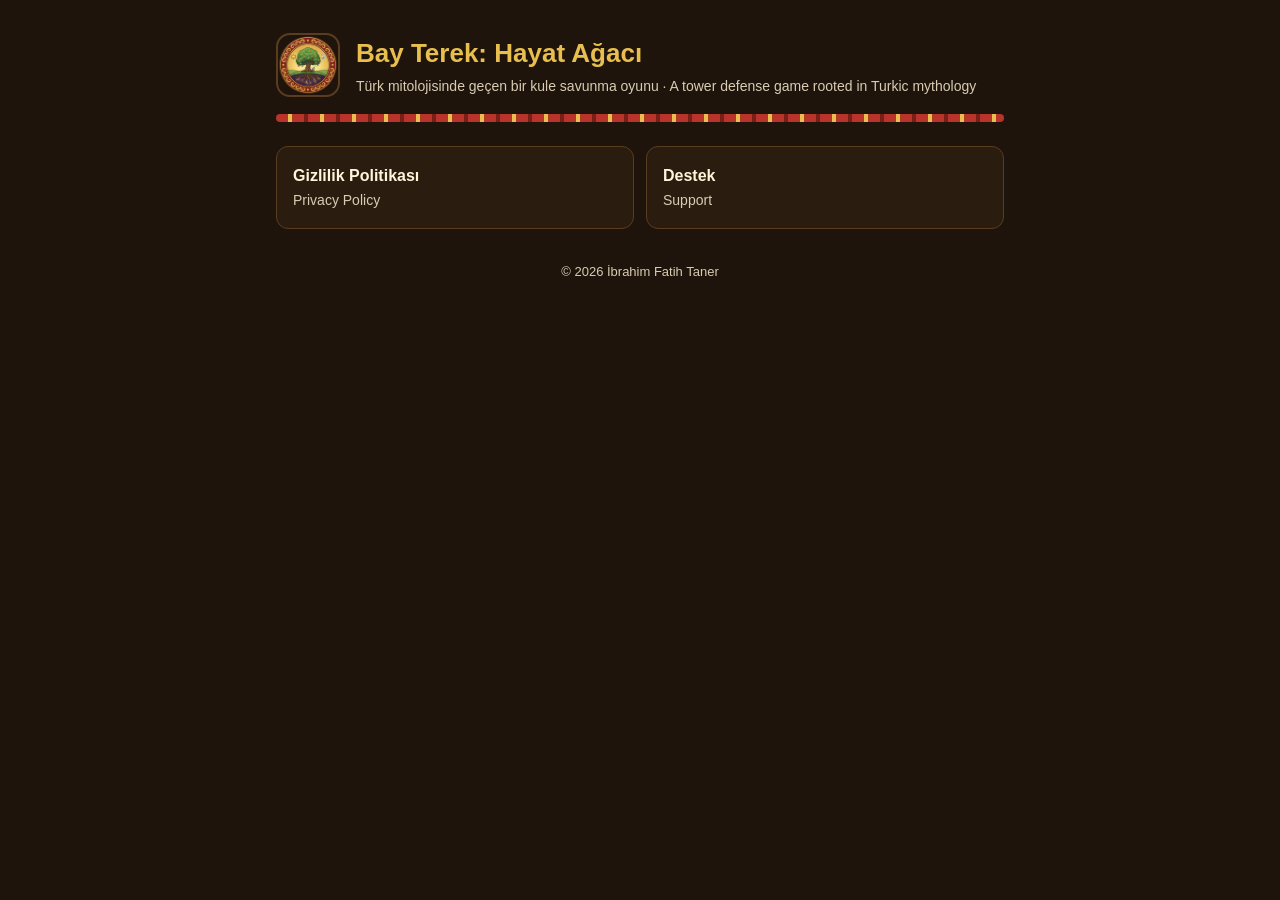
<file: index.html>
<!doctype html>
<html lang="tr">
<head>
<meta charset="utf-8">
<meta name="viewport" content="width=device-width, initial-scale=1">
<title>Bay Terek: Hayat Ağacı</title>
<link rel="icon" href="icon.png">
<link rel="stylesheet" href="style.css">
</head>
<body>
<div class="wrap">
  <header>
    <img src="icon.png" alt="Bay Terek">
    <div>
      <h1>Bay Terek: Hayat Ağacı</h1>
      <p>Türk mitolojisinde geçen bir kule savunma oyunu · A tower defense game rooted in Turkic mythology</p>
    </div>
  </header>
  <div class="kilim"></div>
  <div class="links">
    <a href="privacy.html">Gizlilik Politikası<span>Privacy Policy</span></a>
    <a href="support.html">Destek<span>Support</span></a>
  </div>
  <footer>© 2026 İbrahim Fatih Taner</footer>
</div>
</body>
</html>
</file>
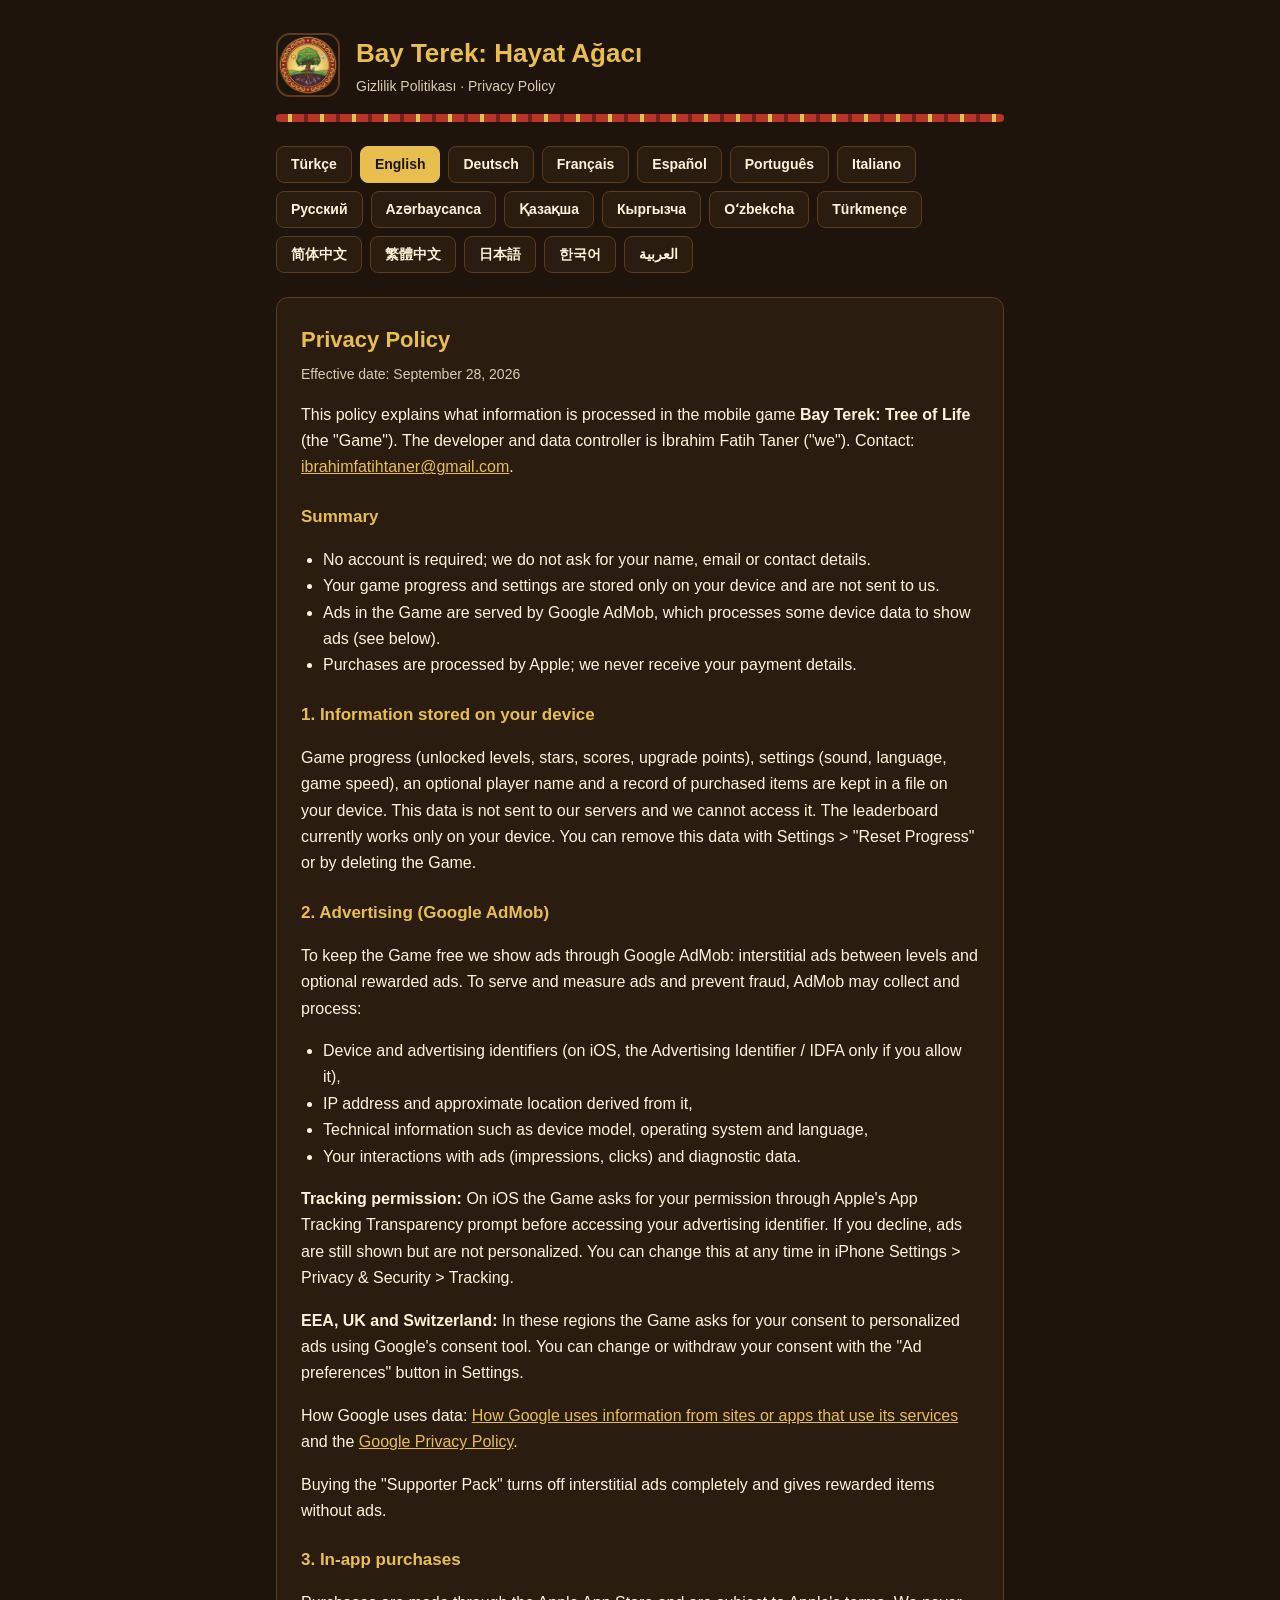
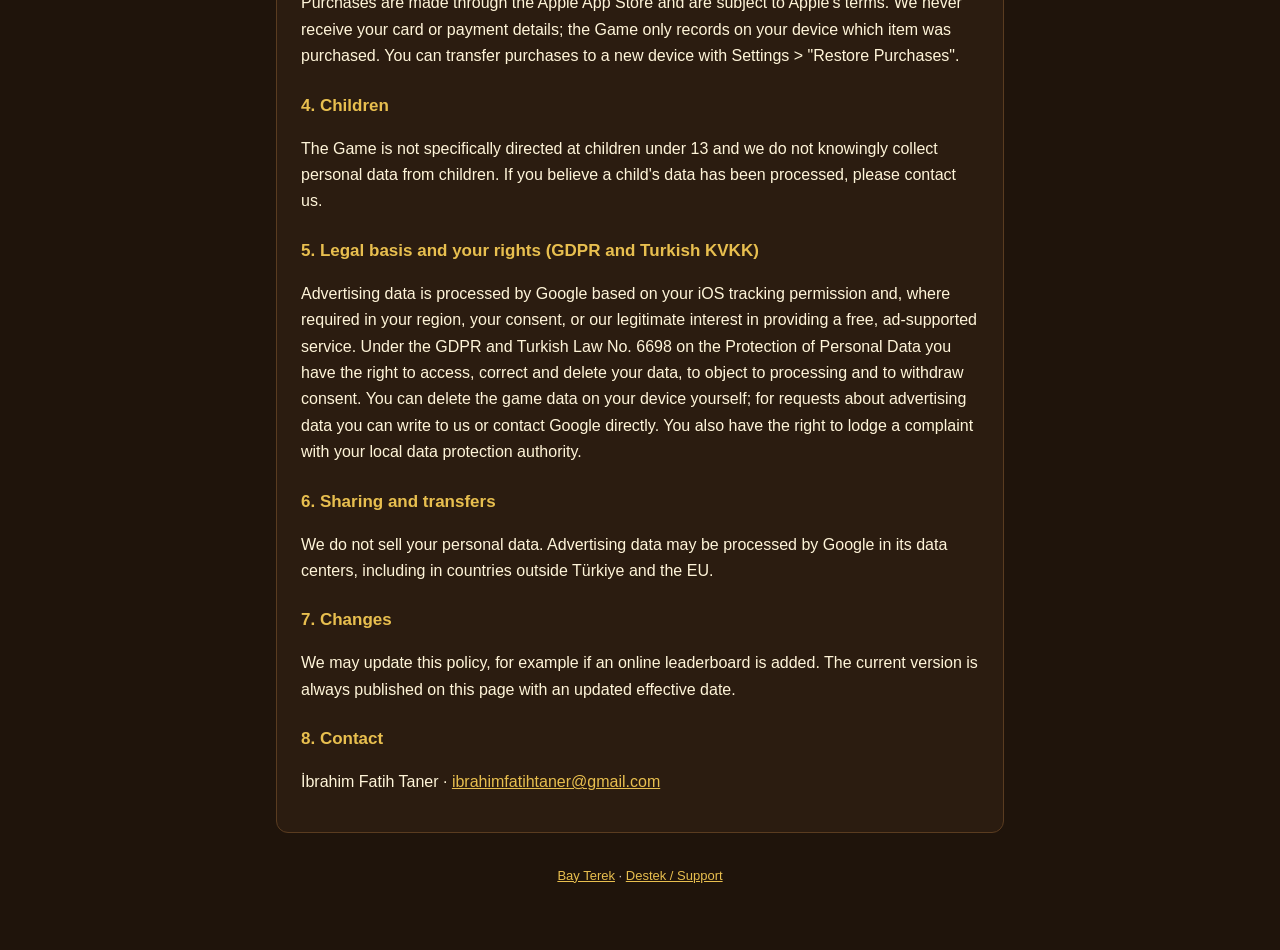
<file: privacy.html>
<!doctype html>
<html lang="tr">
<head>
<meta charset="utf-8">
<meta name="viewport" content="width=device-width, initial-scale=1">
<title>Bay Terek – Gizlilik Politikası / Privacy Policy</title>
<link rel="icon" href="icon.png">
<link rel="stylesheet" href="style.css">
</head>
<body>
<div class="wrap">
  <header>
    <img src="icon.png" alt="Bay Terek">
    <div>
      <h1>Bay Terek: Hayat Ağacı</h1>
      <p>Gizlilik Politikası · Privacy Policy</p>
    </div>
  </header>
  <div class="kilim"></div>
  <nav class="lang"><a href="#tr" lang="tr">Türkçe</a><a href="#en" lang="en">English</a><a href="#de" lang="de">Deutsch</a><a href="#fr" lang="fr">Français</a><a href="#es" lang="es">Español</a><a href="#pt_BR" lang="pt-BR">Português</a><a href="#it" lang="it">Italiano</a><a href="#ru" lang="ru">Русский</a><a href="#az" lang="az">Azərbaycanca</a><a href="#kk" lang="kk">Қазақша</a><a href="#ky" lang="ky">Кыргызча</a><a href="#uz" lang="uz">Oʻzbekcha</a><a href="#tk" lang="tk">Türkmençe</a><a href="#zh_CN" lang="zh-Hans">简体中文</a><a href="#zh_TW" lang="zh-Hant">繁體中文</a><a href="#ja" lang="ja">日本語</a><a href="#ko" lang="ko">한국어</a><a href="#ar" lang="ar">العربية</a></nav>

  <section id="tr" lang="tr">
    <h2>Gizlilik Politikası</h2>
    <p class="meta">Yürürlük tarihi: 28 Eylül 2026</p>

    <p>Bu politika, <strong>Bay Terek: Hayat Ağacı</strong> mobil oyununda ("Oyun") hangi bilgilerin işlendiğini açıklar.
    Oyunun geliştiricisi ve veri sorumlusu İbrahim Fatih Taner'dir ("biz"). İletişim:
    <a href="mailto:ibrahimfatihtaner@gmail.com">ibrahimfatihtaner@gmail.com</a>.</p>

    <h3>Kısaca</h3>
    <ul>
      <li>Hesap açmanız gerekmez; adınızı, e-postanızı ya da iletişim bilgilerinizi istemeyiz.</li>
      <li>Oyun ilerlemeniz ve ayarlarınız yalnızca cihazınızda saklanır; bize gönderilmez.</li>
      <li>Oyunda reklamlar Google AdMob tarafından gösterilir. AdMob, reklam gösterebilmek için bazı cihaz verilerini işler (aşağıda).</li>
      <li>Satın almalar Apple tarafından işlenir; ödeme bilgileriniz bize ulaşmaz.</li>
    </ul>

    <h3>1. Cihazınızda saklanan bilgiler</h3>
    <p>Oyun ilerlemesi (açılan bölümler, yıldızlar, skorlar, gelişim puanları), ayarlar (ses, dil, oyun hızı),
    isteğe bağlı olarak girdiğiniz oyuncu adı ve satın alınan ürünlerin kaydı cihazınızdaki bir dosyada tutulur.
    Bu bilgiler sunucularımıza gönderilmez ve biz bunlara erişemeyiz. Skor tablosu şu an yalnızca cihazınızda çalışır.
    Bu bilgileri Ayarlar &gt; "İlerlemeyi Sıfırla" ile ya da oyunu silerek kaldırabilirsiniz.</p>

    <h3>2. Reklamlar (Google AdMob)</h3>
    <p>Oyunun ücretsiz kalabilmesi için Google'ın AdMob hizmetiyle reklam gösteriyoruz: bölüm aralarında geçiş reklamları ve
    isteğe bağlı olarak izleyebileceğiniz ödüllü reklamlar. AdMob, reklamları göstermek, ölçmek ve dolandırıcılığı önlemek için
    şu verileri toplayabilir ve işleyebilir:</p>
    <ul>
      <li>Cihaz ve reklam tanımlayıcıları (iOS'ta yalnızca izin verirseniz Reklam Kimliği / IDFA),</li>
      <li>IP adresi ve buna dayalı yaklaşık konum,</li>
      <li>Cihaz modeli, işletim sistemi, dil gibi teknik bilgiler,</li>
      <li>Reklamlarla etkileşimleriniz (gösterim, tıklama) ve tanılama verileri.</li>
    </ul>
    <p><strong>Takip izni:</strong> iOS'ta Oyun, reklam kimliğinize erişmeden önce Apple'ın "Uygulama Takip Şeffaflığı" penceresiyle izninizi ister.
    İzin vermezseniz reklamlar yine gösterilir ancak kişiselleştirilmez. Bu tercihi istediğiniz zaman iPhone Ayarlar &gt; Gizlilik ve Güvenlik &gt; Takip
    bölümünden değiştirebilirsiniz.</p>
    <p><strong>Avrupa Ekonomik Alanı, Birleşik Krallık ve İsviçre:</strong> Bu bölgelerde Oyun, Google'ın onay aracıyla kişiselleştirilmiş reklamlar için
    onayınızı ister. Onayınızı Ayarlar içindeki "Reklam tercihleri" düğmesiyle değiştirebilir ya da geri çekebilirsiniz.</p>
    <p>Google'ın verileri nasıl kullandığı hakkında:
    <a href="https://policies.google.com/technologies/partner-sites">Google iş ortağı sitelerinde veri kullanımı</a> ve
    <a href="https://policies.google.com/privacy">Google Gizlilik Politikası</a>.</p>
    <p>"Destekçi Paketi"ni satın aldığınızda geçiş reklamları tamamen kapanır ve ödüllü içerikler reklamsız verilir.</p>

    <h3>3. Uygulama içi satın almalar</h3>
    <p>Satın almalar Apple App Store üzerinden yapılır ve Apple'ın koşullarına tabidir. Kart ve ödeme bilgileriniz bize ulaşmaz;
    Oyun yalnızca hangi ürünün satın alındığını cihazınızda kaydeder. Satın almalarınızı Ayarlar &gt; "Satın Alımları Geri Yükle" ile
    yeni bir cihaza aktarabilirsiniz.</p>

    <h3>4. Çocuklar</h3>
    <p>Oyun 13 yaşından küçük çocuklara özel olarak yönelik değildir ve bilerek çocuklardan kişisel veri toplamayız.
    Bir çocuğun verilerinin işlendiğini düşünüyorsanız bizimle iletişime geçin.</p>

    <h3>5. Hukuki dayanak ve haklarınız (KVKK ve GDPR)</h3>
    <p>Reklam verileri, iOS takip izniniz ve bulunduğunuz bölgede gerekli olduğunda açık rızanız ya da reklamla finanse edilen ücretsiz
    bir hizmet sunmaktaki meşru menfaatimiz kapsamında Google tarafından işlenir. 6698 sayılı Kişisel Verilerin Korunması Kanunu ve
    Genel Veri Koruma Tüzüğü kapsamında verilerinize erişme, düzeltme, silme, işlemeye itiraz etme ve rızanızı geri çekme haklarına
    sahipsiniz. Cihazınızdaki oyun verilerini kendiniz silebilirsiniz; reklam verileriyle ilgili talepleriniz için bize yazabilir ya da
    doğrudan Google'a başvurabilirsiniz. Ayrıca bulunduğunuz ülkedeki veri koruma otoritesine şikâyette bulunma hakkınız vardır.</p>

    <h3>6. Veri paylaşımı ve aktarım</h3>
    <p>Kişisel verilerinizi satmıyoruz. Reklam verileri Google tarafından, Google'ın veri merkezlerinde (Türkiye ve AB dışındaki ülkeler dahil)
    işlenebilir.</p>

    <h3>7. Değişiklikler</h3>
    <p>Bu politikayı güncelleyebiliriz; örneğin çevrimiçi skor tablosu eklenirse. Güncel sürüm her zaman bu sayfada yayınlanır ve
    yürürlük tarihi değişir.</p>

    <h3>8. İletişim</h3>
    <p>İbrahim Fatih Taner · <a href="mailto:ibrahimfatihtaner@gmail.com">ibrahimfatihtaner@gmail.com</a></p>
  </section>
  <section id="en" lang="en">
    <h2>Privacy Policy</h2>
    <p class="meta">Effective date: September 28, 2026</p>

    <p>This policy explains what information is processed in the mobile game <strong>Bay Terek: Tree of Life</strong> (the "Game").
    The developer and data controller is İbrahim Fatih Taner ("we"). Contact:
    <a href="mailto:ibrahimfatihtaner@gmail.com">ibrahimfatihtaner@gmail.com</a>.</p>

    <h3>Summary</h3>
    <ul>
      <li>No account is required; we do not ask for your name, email or contact details.</li>
      <li>Your game progress and settings are stored only on your device and are not sent to us.</li>
      <li>Ads in the Game are served by Google AdMob, which processes some device data to show ads (see below).</li>
      <li>Purchases are processed by Apple; we never receive your payment details.</li>
    </ul>

    <h3>1. Information stored on your device</h3>
    <p>Game progress (unlocked levels, stars, scores, upgrade points), settings (sound, language, game speed), an optional player name
    and a record of purchased items are kept in a file on your device. This data is not sent to our servers and we cannot access it.
    The leaderboard currently works only on your device. You can remove this data with Settings &gt; "Reset Progress" or by deleting the Game.</p>

    <h3>2. Advertising (Google AdMob)</h3>
    <p>To keep the Game free we show ads through Google AdMob: interstitial ads between levels and optional rewarded ads.
    To serve and measure ads and prevent fraud, AdMob may collect and process:</p>
    <ul>
      <li>Device and advertising identifiers (on iOS, the Advertising Identifier / IDFA only if you allow it),</li>
      <li>IP address and approximate location derived from it,</li>
      <li>Technical information such as device model, operating system and language,</li>
      <li>Your interactions with ads (impressions, clicks) and diagnostic data.</li>
    </ul>
    <p><strong>Tracking permission:</strong> On iOS the Game asks for your permission through Apple's App Tracking Transparency prompt before accessing
    your advertising identifier. If you decline, ads are still shown but are not personalized. You can change this at any time in
    iPhone Settings &gt; Privacy &amp; Security &gt; Tracking.</p>
    <p><strong>EEA, UK and Switzerland:</strong> In these regions the Game asks for your consent to personalized ads using Google's consent tool.
    You can change or withdraw your consent with the "Ad preferences" button in Settings.</p>
    <p>How Google uses data:
    <a href="https://policies.google.com/technologies/partner-sites">How Google uses information from sites or apps that use its services</a> and the
    <a href="https://policies.google.com/privacy">Google Privacy Policy</a>.</p>
    <p>Buying the "Supporter Pack" turns off interstitial ads completely and gives rewarded items without ads.</p>

    <h3>3. In-app purchases</h3>
    <p>Purchases are made through the Apple App Store and are subject to Apple's terms. We never receive your card or payment details;
    the Game only records on your device which item was purchased. You can transfer purchases to a new device with Settings &gt; "Restore Purchases".</p>

    <h3>4. Children</h3>
    <p>The Game is not specifically directed at children under 13 and we do not knowingly collect personal data from children.
    If you believe a child's data has been processed, please contact us.</p>

    <h3>5. Legal basis and your rights (GDPR and Turkish KVKK)</h3>
    <p>Advertising data is processed by Google based on your iOS tracking permission and, where required in your region, your consent,
    or our legitimate interest in providing a free, ad-supported service. Under the GDPR and Turkish Law No. 6698 on the Protection of
    Personal Data you have the right to access, correct and delete your data, to object to processing and to withdraw consent.
    You can delete the game data on your device yourself; for requests about advertising data you can write to us or contact Google directly.
    You also have the right to lodge a complaint with your local data protection authority.</p>

    <h3>6. Sharing and transfers</h3>
    <p>We do not sell your personal data. Advertising data may be processed by Google in its data centers, including in countries outside
    Türkiye and the EU.</p>

    <h3>7. Changes</h3>
    <p>We may update this policy, for example if an online leaderboard is added. The current version is always published on this page with
    an updated effective date.</p>

    <h3>8. Contact</h3>
    <p>İbrahim Fatih Taner · <a href="mailto:ibrahimfatihtaner@gmail.com">ibrahimfatihtaner@gmail.com</a></p>
  </section>
  <section id="de" lang="de">
    <h2>Datenschutzerklärung</h2>
    <p class="meta">Gültig ab: 28. September 2026</p>

    <p>Diese Erklärung beschreibt, welche Informationen im Handyspiel <strong>Bay Terek: Baum des Lebens</strong> („Spiel“) verarbeitet werden.
    Entwickler und Verantwortlicher ist İbrahim Fatih Taner („wir“). Kontakt: <a href="mailto:ibrahimfatihtaner@gmail.com">ibrahimfatihtaner@gmail.com</a>.</p>

    <h3>Kurz gesagt</h3>
    <ul>
      <li>Du brauchst kein Konto; wir fragen weder nach Name, E-Mail noch Kontaktdaten.</li>
      <li>Spielfortschritt und Einstellungen werden nur auf deinem Gerät gespeichert und nicht an uns gesendet.</li>
      <li>Werbung im Spiel wird von Google AdMob ausgeliefert; AdMob verarbeitet dafür einige Gerätedaten (siehe unten).</li>
      <li>Käufe werden von Apple abgewickelt; deine Zahlungsdaten erreichen uns nie.</li>
    </ul>

    <h3>1. Auf deinem Gerät gespeicherte Daten</h3>
    <p>Spielfortschritt (freigeschaltete Level, Sterne, Punkte, Entwicklungspunkte), Einstellungen (Ton, Sprache, Spieltempo), ein optionaler
    Spielername und eine Liste gekaufter Artikel werden in einer Datei auf deinem Gerät gespeichert. Diese Daten werden nicht an unsere Server
    gesendet und wir haben keinen Zugriff darauf. Die Bestenliste funktioniert derzeit nur auf deinem Gerät. Du kannst diese Daten über
    Einstellungen &gt; „Fortschritt zurücksetzen“ oder durch Löschen des Spiels entfernen.</p>

    <h3>2. Werbung (Google AdMob)</h3>
    <p>Damit das Spiel kostenlos bleibt, zeigen wir Werbung über Google AdMob: Zwischenwerbung zwischen den Leveln und freiwillige Belohnungswerbung.
    Um Werbung auszuliefern, zu messen und Betrug zu verhindern, kann AdMob folgende Daten erheben und verarbeiten:</p>
    <ul>
      <li>Geräte- und Werbekennungen (unter iOS die Werbe-ID / IDFA nur mit deiner Erlaubnis),</li>
      <li>IP-Adresse und daraus abgeleiteter ungefährer Standort,</li>
      <li>technische Informationen wie Gerätemodell, Betriebssystem und Sprache,</li>
      <li>deine Interaktionen mit Werbung (Einblendungen, Klicks) und Diagnosedaten.</li>
    </ul>
    <p><strong>Tracking-Erlaubnis:</strong> Unter iOS fragt das Spiel über Apples Dialog „App-Tracking-Transparenz“ nach deiner Erlaubnis, bevor es auf deine
    Werbe-ID zugreift. Lehnst du ab, wird weiterhin Werbung gezeigt, aber nicht personalisiert. Du kannst das jederzeit unter
    iPhone-Einstellungen &gt; Datenschutz &amp; Sicherheit &gt; Tracking ändern.</p>
    <p><strong>EWR, Vereinigtes Königreich und Schweiz:</strong> In diesen Regionen fragt das Spiel mit Googles Einwilligungstool nach deiner Einwilligung
    in personalisierte Werbung. Du kannst sie über die Schaltfläche „Werbeeinstellungen“ in den Einstellungen ändern oder widerrufen.</p>
    <p>Wie Google Daten nutzt: <a href="https://policies.google.com/technologies/partner-sites">Datennutzung durch Google bei Partnerseiten und -apps</a> und
    <a href="https://policies.google.com/privacy">Datenschutzerklärung von Google</a>.</p>
    <p>Mit dem „Unterstützerpaket“ wird Zwischenwerbung vollständig abgeschaltet und Belohnungen gibt es ohne Werbung.</p>

    <h3>3. In-App-Käufe</h3>
    <p>Käufe erfolgen über den Apple App Store und unterliegen den Bedingungen von Apple. Karten- und Zahlungsdaten erhalten wir nie;
    das Spiel speichert auf deinem Gerät nur, welcher Artikel gekauft wurde. Über Einstellungen &gt; „Käufe wiederherstellen“ kannst du
    Käufe auf ein neues Gerät übertragen.</p>

    <h3>4. Kinder</h3>
    <p>Das Spiel richtet sich nicht speziell an Kinder unter 13 Jahren, und wir erheben wissentlich keine personenbezogenen Daten von Kindern.
    Wenn du glaubst, dass Daten eines Kindes verarbeitet wurden, kontaktiere uns bitte.</p>

    <h3>5. Rechtsgrundlage und deine Rechte (DSGVO und türkisches KVKK)</h3>
    <p>Werbedaten werden von Google auf Grundlage deiner iOS-Tracking-Erlaubnis und, wo in deiner Region erforderlich, deiner Einwilligung
    oder unseres berechtigten Interesses an einem kostenlosen, werbefinanzierten Angebot verarbeitet. Nach der DSGVO und dem türkischen
    Datenschutzgesetz Nr. 6698 hast du das Recht auf Auskunft, Berichtigung und Löschung, auf Widerspruch gegen die Verarbeitung und auf
    Widerruf deiner Einwilligung. Spieldaten auf deinem Gerät kannst du selbst löschen; bei Anfragen zu Werbedaten kannst du uns schreiben
    oder dich direkt an Google wenden. Außerdem hast du das Recht, dich bei deiner Datenschutzaufsichtsbehörde zu beschweren.</p>

    <h3>6. Weitergabe und Übermittlung</h3>
    <p>Wir verkaufen deine personenbezogenen Daten nicht. Werbedaten können von Google in dessen Rechenzentren verarbeitet werden,
    auch in Ländern außerhalb der Türkei und der EU.</p>

    <h3>7. Änderungen</h3>
    <p>Wir können diese Erklärung aktualisieren, etwa wenn eine Online-Bestenliste hinzukommt. Die aktuelle Fassung wird immer auf dieser
    Seite mit neuem Gültigkeitsdatum veröffentlicht.</p>

    <h3>8. Kontakt</h3>
    <p>İbrahim Fatih Taner · <a href="mailto:ibrahimfatihtaner@gmail.com">ibrahimfatihtaner@gmail.com</a></p>
  </section>
  <section id="fr" lang="fr">
    <h2>Politique de confidentialité</h2>
    <p class="meta">Date d’entrée en vigueur : 28 septembre 2026</p>

    <p>Cette politique explique quelles informations sont traitées dans le jeu mobile <strong>Bay Terek : Arbre de vie</strong> (le « Jeu »).
    Le développeur et responsable du traitement est İbrahim Fatih Taner (« nous »). Contact : <a href="mailto:ibrahimfatihtaner@gmail.com">ibrahimfatihtaner@gmail.com</a>.</p>

    <h3>En bref</h3>
    <ul>
      <li>Aucun compte n’est nécessaire ; nous ne demandons ni votre nom, ni votre e-mail, ni vos coordonnées.</li>
      <li>Votre progression et vos réglages sont enregistrés uniquement sur votre appareil et ne nous sont pas envoyés.</li>
      <li>Les publicités du Jeu sont diffusées par Google AdMob, qui traite certaines données de l’appareil pour les afficher (voir ci-dessous).</li>
      <li>Les achats sont traités par Apple ; vos données de paiement ne nous parviennent jamais.</li>
    </ul>

    <h3>1. Informations enregistrées sur votre appareil</h3>
    <p>La progression (niveaux débloqués, étoiles, scores, points d’amélioration), les réglages (son, langue, vitesse de jeu), un nom de joueur
    facultatif et la liste des articles achetés sont conservés dans un fichier sur votre appareil. Ces données ne sont pas envoyées à nos serveurs
    et nous n’y avons pas accès. Le classement fonctionne pour l’instant uniquement sur votre appareil. Vous pouvez supprimer ces données via
    Réglages &gt; « Réinitialiser la progression » ou en supprimant le Jeu.</p>

    <h3>2. Publicité (Google AdMob)</h3>
    <p>Pour que le Jeu reste gratuit, nous affichons des publicités via Google AdMob : des publicités interstitielles entre les niveaux et des
    publicités avec récompense facultatives. Pour diffuser et mesurer les publicités et prévenir la fraude, AdMob peut collecter et traiter :</p>
    <ul>
      <li>les identifiants de l’appareil et publicitaires (sur iOS, l’identifiant publicitaire / IDFA uniquement si vous l’autorisez),</li>
      <li>l’adresse IP et la localisation approximative qui en découle,</li>
      <li>des informations techniques comme le modèle de l’appareil, le système d’exploitation et la langue,</li>
      <li>vos interactions avec les publicités (affichages, clics) et des données de diagnostic.</li>
    </ul>
    <p><strong>Autorisation de suivi :</strong> sur iOS, le Jeu demande votre autorisation via la fenêtre « Transparence du suivi des apps » d’Apple avant
    d’accéder à votre identifiant publicitaire. Si vous refusez, des publicités sont toujours affichées, mais elles ne sont pas personnalisées.
    Vous pouvez modifier ce choix à tout moment dans Réglages de l’iPhone &gt; Confidentialité et sécurité &gt; Suivi.</p>
    <p><strong>EEE, Royaume-Uni et Suisse :</strong> dans ces régions, le Jeu demande votre consentement aux publicités personnalisées avec l’outil de
    consentement de Google. Vous pouvez le modifier ou le retirer avec le bouton « Préférences publicitaires » dans les Réglages.</p>
    <p>Utilisation des données par Google : <a href="https://policies.google.com/technologies/partner-sites">Comment Google utilise les données des sites et applications partenaires</a> et
    <a href="https://policies.google.com/privacy">Règles de confidentialité de Google</a>.</p>
    <p>L’achat du « Pack soutien » supprime entièrement les publicités interstitielles et donne les récompenses sans publicité.</p>

    <h3>3. Achats intégrés</h3>
    <p>Les achats sont effectués via l’App Store d’Apple et sont soumis aux conditions d’Apple. Nous ne recevons jamais vos données de carte
    ou de paiement ; le Jeu enregistre seulement sur votre appareil quel article a été acheté. Vous pouvez transférer vos achats sur un nouvel
    appareil via Réglages &gt; « Restaurer les achats ».</p>

    <h3>4. Enfants</h3>
    <p>Le Jeu ne s’adresse pas spécifiquement aux enfants de moins de 13 ans et nous ne collectons pas sciemment de données personnelles
    d’enfants. Si vous pensez que les données d’un enfant ont été traitées, contactez-nous.</p>

    <h3>5. Base juridique et vos droits (RGPD et KVKK turque)</h3>
    <p>Les données publicitaires sont traitées par Google sur la base de votre autorisation de suivi iOS et, lorsque votre région l’exige, de
    votre consentement, ou de notre intérêt légitime à proposer un service gratuit financé par la publicité. En vertu du RGPD et de la loi
    turque n° 6698 sur la protection des données personnelles, vous disposez d’un droit d’accès, de rectification et d’effacement, d’un droit
    d’opposition au traitement et du droit de retirer votre consentement. Vous pouvez supprimer vous-même les données de jeu sur votre appareil ;
    pour les demandes concernant les données publicitaires, écrivez-nous ou contactez directement Google. Vous avez aussi le droit
    d’introduire une réclamation auprès de votre autorité de protection des données.</p>

    <h3>6. Partage et transferts</h3>
    <p>Nous ne vendons pas vos données personnelles. Les données publicitaires peuvent être traitées par Google dans ses centres de données,
    y compris dans des pays situés hors de Turquie et de l’UE.</p>

    <h3>7. Modifications</h3>
    <p>Nous pouvons mettre à jour cette politique, par exemple si un classement en ligne est ajouté. La version en vigueur est toujours publiée
    sur cette page avec une nouvelle date d’entrée en vigueur.</p>

    <h3>8. Contact</h3>
    <p>İbrahim Fatih Taner · <a href="mailto:ibrahimfatihtaner@gmail.com">ibrahimfatihtaner@gmail.com</a></p>
  </section>
  <section id="es" lang="es">
    <h2>Política de privacidad</h2>
    <p class="meta">Fecha de entrada en vigor: 28 de septiembre de 2026</p>

    <p>Esta política explica qué información se trata en el juego para móviles <strong>Bay Terek: Árbol de la Vida</strong> (el «Juego»).
    El desarrollador y responsable del tratamiento es İbrahim Fatih Taner («nosotros»). Contacto: <a href="mailto:ibrahimfatihtaner@gmail.com">ibrahimfatihtaner@gmail.com</a>.</p>

    <h3>En resumen</h3>
    <ul>
      <li>No necesitas una cuenta; no pedimos tu nombre, correo electrónico ni datos de contacto.</li>
      <li>Tu progreso y tus ajustes se guardan solo en tu dispositivo y no se nos envían.</li>
      <li>Los anuncios del Juego los sirve Google AdMob, que trata algunos datos del dispositivo para mostrarlos (ver abajo).</li>
      <li>Las compras las procesa Apple; nunca recibimos tus datos de pago.</li>
    </ul>

    <h3>1. Información guardada en tu dispositivo</h3>
    <p>El progreso (niveles desbloqueados, estrellas, puntuaciones, puntos de mejora), los ajustes (sonido, idioma, velocidad), un nombre de jugador
    opcional y un registro de los artículos comprados se guardan en un archivo de tu dispositivo. Estos datos no se envían a nuestros servidores y
    no podemos acceder a ellos. La clasificación funciona por ahora solo en tu dispositivo. Puedes borrar estos datos con Ajustes &gt;
    «Restablecer progreso» o eliminando el Juego.</p>

    <h3>2. Publicidad (Google AdMob)</h3>
    <p>Para que el Juego siga siendo gratuito mostramos anuncios con Google AdMob: anuncios intersticiales entre niveles y anuncios con recompensa
    opcionales. Para servir y medir anuncios y prevenir el fraude, AdMob puede recopilar y tratar:</p>
    <ul>
      <li>identificadores del dispositivo y publicitarios (en iOS, el identificador de publicidad / IDFA solo si lo permites),</li>
      <li>la dirección IP y la ubicación aproximada derivada de ella,</li>
      <li>información técnica como el modelo del dispositivo, el sistema operativo y el idioma,</li>
      <li>tus interacciones con los anuncios (impresiones, clics) y datos de diagnóstico.</li>
    </ul>
    <p><strong>Permiso de rastreo:</strong> en iOS el Juego te pide permiso mediante la ventana «Transparencia de rastreo de apps» de Apple antes de acceder a tu
    identificador de publicidad. Si lo rechazas, se siguen mostrando anuncios, pero no personalizados. Puedes cambiarlo en cualquier momento en
    Ajustes del iPhone &gt; Privacidad y seguridad &gt; Rastreo.</p>
    <p><strong>EEE, Reino Unido y Suiza:</strong> en estas regiones el Juego te pide consentimiento para anuncios personalizados con la herramienta de
    consentimiento de Google. Puedes cambiarlo o retirarlo con el botón «Preferencias de anuncios» de los Ajustes.</p>
    <p>Cómo usa Google los datos: <a href="https://policies.google.com/technologies/partner-sites">Cómo utiliza Google la información de sitios o aplicaciones que usan sus servicios</a> y
    <a href="https://policies.google.com/privacy">Política de privacidad de Google</a>.</p>
    <p>Al comprar el «Paquete de apoyo» se desactivan por completo los anuncios intersticiales y las recompensas se dan sin anuncios.</p>

    <h3>3. Compras dentro de la app</h3>
    <p>Las compras se realizan a través del App Store de Apple y están sujetas a sus condiciones. Nunca recibimos los datos de tu tarjeta o de pago;
    el Juego solo registra en tu dispositivo qué artículo se compró. Puedes pasar tus compras a un dispositivo nuevo con Ajustes &gt;
    «Restaurar compras».</p>

    <h3>4. Menores</h3>
    <p>El Juego no está dirigido específicamente a menores de 13 años y no recopilamos a sabiendas datos personales de menores.
    Si crees que se han tratado datos de un menor, ponte en contacto con nosotros.</p>

    <h3>5. Base jurídica y tus derechos (RGPD y KVKK de Turquía)</h3>
    <p>Google trata los datos publicitarios sobre la base de tu permiso de rastreo de iOS y, cuando tu región lo exige, tu consentimiento, o de nuestro
    interés legítimo en ofrecer un servicio gratuito financiado con publicidad. Según el RGPD y la Ley turca n.º 6698 de Protección de Datos
    Personales, tienes derecho a acceder, rectificar y suprimir tus datos, a oponerte al tratamiento y a retirar tu consentimiento. Puedes borrar tú
    mismo los datos del juego en tu dispositivo; para solicitudes sobre datos publicitarios puedes escribirnos o dirigirte directamente a Google.
    También tienes derecho a presentar una reclamación ante la autoridad de protección de datos de tu país.</p>

    <h3>6. Cesión y transferencias</h3>
    <p>No vendemos tus datos personales. Google puede tratar los datos publicitarios en sus centros de datos, incluso en países fuera de Turquía y de la UE.</p>

    <h3>7. Cambios</h3>
    <p>Podemos actualizar esta política, por ejemplo si se añade una clasificación en línea. La versión vigente siempre se publica en esta página con
    una fecha de entrada en vigor actualizada.</p>

    <h3>8. Contacto</h3>
    <p>İbrahim Fatih Taner · <a href="mailto:ibrahimfatihtaner@gmail.com">ibrahimfatihtaner@gmail.com</a></p>
  </section>
  <section id="pt_BR" lang="pt-BR">
    <h2>Política de Privacidade</h2>
    <p class="meta">Data de vigência: 28 de setembro de 2026</p>

    <p>Esta política explica quais informações são tratadas no jogo para celular <strong>Bay Terek: Árvore da Vida</strong> (o "Jogo").
    O desenvolvedor e controlador dos dados é İbrahim Fatih Taner ("nós"). Contato: <a href="mailto:ibrahimfatihtaner@gmail.com">ibrahimfatihtaner@gmail.com</a>.</p>

    <h3>Resumo</h3>
    <ul>
      <li>Você não precisa criar conta; não pedimos seu nome, e-mail ou dados de contato.</li>
      <li>Seu progresso e suas configurações ficam apenas no seu aparelho e não são enviados para nós.</li>
      <li>Os anúncios do Jogo são exibidos pelo Google AdMob, que trata alguns dados do aparelho para mostrá-los (veja abaixo).</li>
      <li>As compras são processadas pela Apple; nunca recebemos seus dados de pagamento.</li>
    </ul>

    <h3>1. Informações armazenadas no seu aparelho</h3>
    <p>O progresso (fases desbloqueadas, estrelas, pontuações, pontos de melhoria), as configurações (som, idioma, velocidade), um nome de jogador
    opcional e o registro dos itens comprados ficam em um arquivo no seu aparelho. Esses dados não são enviados aos nossos servidores e não temos
    acesso a eles. O ranking funciona, por enquanto, apenas no seu aparelho. Você pode apagar esses dados em Configurações &gt;
    "Redefinir progresso" ou excluindo o Jogo.</p>

    <h3>2. Publicidade (Google AdMob)</h3>
    <p>Para manter o Jogo gratuito, exibimos anúncios pelo Google AdMob: anúncios intersticiais entre as fases e anúncios premiados opcionais.
    Para exibir e medir anúncios e evitar fraudes, o AdMob pode coletar e tratar:</p>
    <ul>
      <li>identificadores do aparelho e de publicidade (no iOS, o Identificador de Publicidade / IDFA somente se você permitir),</li>
      <li>endereço IP e a localização aproximada derivada dele,</li>
      <li>informações técnicas como modelo do aparelho, sistema operacional e idioma,</li>
      <li>suas interações com anúncios (impressões, cliques) e dados de diagnóstico.</li>
    </ul>
    <p><strong>Permissão de rastreamento:</strong> no iOS, o Jogo pede sua permissão pela janela "Transparência de Rastreamento de Apps" da Apple antes de
    acessar seu identificador de publicidade. Se você recusar, os anúncios continuam aparecendo, mas não são personalizados. Você pode mudar isso a
    qualquer momento em Ajustes do iPhone &gt; Privacidade e Segurança &gt; Rastreamento.</p>
    <p><strong>EEE, Reino Unido e Suíça:</strong> nessas regiões, o Jogo pede seu consentimento para anúncios personalizados com a ferramenta de consentimento
    do Google. Você pode alterar ou retirar o consentimento pelo botão "Preferências de anúncios" em Configurações.</p>
    <p>Como o Google usa dados: <a href="https://policies.google.com/technologies/partner-sites">Como o Google usa informações de sites ou apps que utilizam seus serviços</a> e
    <a href="https://policies.google.com/privacy">Política de Privacidade do Google</a>.</p>
    <p>Comprar o "Pacote de apoio" desativa totalmente os anúncios intersticiais e libera as recompensas sem anúncios.</p>

    <h3>3. Compras no app</h3>
    <p>As compras são feitas pela App Store da Apple e estão sujeitas aos termos da Apple. Nunca recebemos dados do seu cartão ou pagamento;
    o Jogo apenas registra no seu aparelho qual item foi comprado. Você pode transferir suas compras para um novo aparelho em Configurações &gt;
    "Restaurar compras".</p>

    <h3>4. Crianças</h3>
    <p>O Jogo não é direcionado especificamente a crianças menores de 13 anos e não coletamos intencionalmente dados pessoais de crianças.
    Se você acredita que dados de uma criança foram tratados, entre em contato conosco.</p>

    <h3>5. Base legal e seus direitos (LGPD, GDPR e KVKK da Turquia)</h3>
    <p>Os dados de publicidade são tratados pelo Google com base na sua permissão de rastreamento do iOS e, quando exigido na sua região, no seu
    consentimento, ou no nosso legítimo interesse em oferecer um serviço gratuito financiado por anúncios. Pela LGPD, pelo GDPR e pela Lei turca
    nº 6698 de Proteção de Dados Pessoais, você tem direito de acessar, corrigir e excluir seus dados, de se opor ao tratamento e de revogar o
    consentimento. Você mesmo pode apagar os dados do jogo no seu aparelho; para solicitações sobre dados de publicidade, escreva para nós ou fale
    diretamente com o Google. Você também pode apresentar reclamação à autoridade de proteção de dados do seu país (no Brasil, a ANPD).</p>

    <h3>6. Compartilhamento e transferências</h3>
    <p>Não vendemos seus dados pessoais. Os dados de publicidade podem ser tratados pelo Google em seus data centers, inclusive em países fora
    da Turquia e da UE.</p>

    <h3>7. Alterações</h3>
    <p>Podemos atualizar esta política, por exemplo se um ranking on-line for adicionado. A versão atual é sempre publicada nesta página com a data
    de vigência atualizada.</p>

    <h3>8. Contato</h3>
    <p>İbrahim Fatih Taner · <a href="mailto:ibrahimfatihtaner@gmail.com">ibrahimfatihtaner@gmail.com</a></p>
  </section>
  <section id="it" lang="it">
    <h2>Informativa sulla privacy</h2>
    <p class="meta">In vigore dal: 28 settembre 2026</p>

    <p>Questa informativa spiega quali informazioni vengono trattate nel gioco per dispositivi mobili <strong>Bay Terek: Albero della Vita</strong> (il "Gioco").
    Lo sviluppatore e titolare del trattamento è İbrahim Fatih Taner ("noi"). Contatto: <a href="mailto:ibrahimfatihtaner@gmail.com">ibrahimfatihtaner@gmail.com</a>.</p>

    <h3>In breve</h3>
    <ul>
      <li>Non serve un account; non chiediamo nome, e-mail o recapiti.</li>
      <li>I progressi e le impostazioni sono salvati solo sul tuo dispositivo e non ci vengono inviati.</li>
      <li>Gli annunci nel Gioco sono forniti da Google AdMob, che tratta alcuni dati del dispositivo per mostrarli (vedi sotto).</li>
      <li>Gli acquisti sono gestiti da Apple; non riceviamo mai i tuoi dati di pagamento.</li>
    </ul>

    <h3>1. Informazioni salvate sul tuo dispositivo</h3>
    <p>I progressi (livelli sbloccati, stelle, punteggi, punti potenziamento), le impostazioni (audio, lingua, velocità di gioco), un nome giocatore
    facoltativo e l'elenco degli articoli acquistati sono conservati in un file sul tuo dispositivo. Questi dati non vengono inviati ai nostri server
    e non possiamo accedervi. La classifica per ora funziona solo sul tuo dispositivo. Puoi eliminare questi dati con Impostazioni &gt;
    "Azzera progressi" o disinstallando il Gioco.</p>

    <h3>2. Pubblicità (Google AdMob)</h3>
    <p>Per mantenere il Gioco gratuito mostriamo annunci tramite Google AdMob: annunci interstitial tra i livelli e annunci con premio facoltativi.
    Per fornire e misurare gli annunci e prevenire le frodi, AdMob può raccogliere e trattare:</p>
    <ul>
      <li>identificatori del dispositivo e pubblicitari (su iOS l'identificatore pubblicitario / IDFA solo se lo consenti),</li>
      <li>l'indirizzo IP e la posizione approssimativa che ne deriva,</li>
      <li>informazioni tecniche come modello del dispositivo, sistema operativo e lingua,</li>
      <li>le tue interazioni con gli annunci (visualizzazioni, clic) e dati diagnostici.</li>
    </ul>
    <p><strong>Autorizzazione al tracciamento:</strong> su iOS il Gioco chiede la tua autorizzazione tramite la finestra "Trasparenza sul tracciamento delle app"
    di Apple prima di accedere al tuo identificatore pubblicitario. Se rifiuti, gli annunci vengono comunque mostrati ma non sono personalizzati.
    Puoi cambiare questa scelta in qualsiasi momento in Impostazioni di iPhone &gt; Privacy e sicurezza &gt; Tracciamento.</p>
    <p><strong>SEE, Regno Unito e Svizzera:</strong> in queste aree il Gioco chiede il tuo consenso agli annunci personalizzati con lo strumento di consenso
    di Google. Puoi modificarlo o revocarlo con il pulsante "Preferenze annunci" nelle Impostazioni.</p>
    <p>Come Google utilizza i dati: <a href="https://policies.google.com/technologies/partner-sites">Come Google utilizza le informazioni di siti o app che usano i suoi servizi</a> e
    <a href="https://policies.google.com/privacy">Norme sulla privacy di Google</a>.</p>
    <p>Acquistando il "Pacchetto sostenitore" gli annunci interstitial vengono disattivati del tutto e i premi arrivano senza annunci.</p>

    <h3>3. Acquisti in-app</h3>
    <p>Gli acquisti avvengono tramite l'App Store di Apple e sono soggetti ai termini di Apple. Non riceviamo mai i dati della tua carta o di pagamento;
    il Gioco registra sul tuo dispositivo solo quale articolo è stato acquistato. Puoi trasferire gli acquisti su un nuovo dispositivo con
    Impostazioni &gt; "Ripristina acquisti".</p>

    <h3>4. Minori</h3>
    <p>Il Gioco non è rivolto specificamente ai minori di 13 anni e non raccogliamo consapevolmente dati personali di minori.
    Se ritieni che siano stati trattati dati di un minore, contattaci.</p>

    <h3>5. Base giuridica e diritti (GDPR e KVKK turca)</h3>
    <p>I dati pubblicitari sono trattati da Google sulla base della tua autorizzazione al tracciamento su iOS e, dove richiesto nella tua area, del tuo
    consenso, oppure del nostro legittimo interesse a offrire un servizio gratuito finanziato dalla pubblicità. Ai sensi del GDPR e della legge turca
    n. 6698 sulla protezione dei dati personali hai il diritto di accedere ai tuoi dati, rettificarli e cancellarli, di opporti al trattamento e di
    revocare il consenso. Puoi eliminare tu stesso i dati di gioco sul dispositivo; per richieste sui dati pubblicitari puoi scriverci o rivolgerti
    direttamente a Google. Hai inoltre il diritto di proporre reclamo all'autorità per la protezione dei dati del tuo paese.</p>

    <h3>6. Condivisione e trasferimenti</h3>
    <p>Non vendiamo i tuoi dati personali. I dati pubblicitari possono essere trattati da Google nei suoi data center, anche in paesi al di fuori
    della Turchia e dell'UE.</p>

    <h3>7. Modifiche</h3>
    <p>Potremmo aggiornare questa informativa, ad esempio se viene aggiunta una classifica online. La versione aggiornata è sempre pubblicata su questa
    pagina con una nuova data di entrata in vigore.</p>

    <h3>8. Contatto</h3>
    <p>İbrahim Fatih Taner · <a href="mailto:ibrahimfatihtaner@gmail.com">ibrahimfatihtaner@gmail.com</a></p>
  </section>
  <section id="ru" lang="ru">
    <h2>Политика конфиденциальности</h2>
    <p class="meta">Дата вступления в силу: 28 сентября 2026 г.</p>

    <p>Эта политика описывает, какие данные обрабатываются в мобильной игре <strong>Бай-Терек: Древо жизни</strong> («Игра»).
    Разработчик и оператор данных — İbrahim Fatih Taner («мы»). Контакт: <a href="mailto:ibrahimfatihtaner@gmail.com">ibrahimfatihtaner@gmail.com</a>.</p>

    <h3>Коротко</h3>
    <ul>
      <li>Аккаунт не нужен; мы не спрашиваем ваше имя, e-mail или контактные данные.</li>
      <li>Прогресс и настройки хранятся только на вашем устройстве и нам не отправляются.</li>
      <li>Рекламу в Игре показывает Google AdMob, который для этого обрабатывает некоторые данные устройства (см. ниже).</li>
      <li>Покупки обрабатывает Apple; ваши платёжные данные к нам не попадают.</li>
    </ul>

    <h3>1. Данные на вашем устройстве</h3>
    <p>Прогресс (открытые уровни, звёзды, очки, очки развития), настройки (звук, язык, скорость игры), необязательное имя игрока и список
    купленных товаров хранятся в файле на вашем устройстве. Эти данные не отправляются на наши серверы, и у нас нет к ним доступа.
    Таблица рекордов пока работает только на устройстве. Удалить эти данные можно через Настройки &gt; «Сбросить прогресс» или удалив Игру.</p>

    <h3>2. Реклама (Google AdMob)</h3>
    <p>Чтобы Игра оставалась бесплатной, мы показываем рекламу через Google AdMob: межстраничную рекламу между уровнями и рекламу
    с наградой по желанию. Для показа и измерения рекламы и защиты от мошенничества AdMob может собирать и обрабатывать:</p>
    <ul>
      <li>идентификаторы устройства и рекламы (на iOS рекламный идентификатор / IDFA — только с вашего разрешения),</li>
      <li>IP-адрес и примерное местоположение, определённое по нему,</li>
      <li>технические сведения: модель устройства, операционную систему, язык,</li>
      <li>ваши взаимодействия с рекламой (показы, нажатия) и диагностические данные.</li>
    </ul>
    <p><strong>Разрешение на отслеживание:</strong> на iOS перед доступом к рекламному идентификатору Игра запрашивает разрешение через окно Apple
    «Прозрачность отслеживания приложениями». Если вы откажетесь, реклама всё равно будет показываться, но без персонализации.
    Изменить выбор можно в любое время: Настройки iPhone &gt; Конфиденциальность и безопасность &gt; Отслеживание.</p>
    <p><strong>ЕЭЗ, Великобритания и Швейцария:</strong> в этих регионах Игра запрашивает согласие на персонализированную рекламу с помощью
    инструмента согласия Google. Изменить или отозвать согласие можно кнопкой «Настройки рекламы» в Настройках.</p>
    <p>Как Google использует данные: <a href="https://policies.google.com/technologies/partner-sites">Как Google использует информацию с сайтов и из приложений партнёров</a> и
    <a href="https://policies.google.com/privacy">Политика конфиденциальности Google</a>.</p>
    <p>Покупка «Набора поддержки» полностью отключает межстраничную рекламу, а награды выдаются без рекламы.</p>

    <h3>3. Встроенные покупки</h3>
    <p>Покупки совершаются через Apple App Store и регулируются условиями Apple. Мы не получаем данные вашей карты или платежа;
    Игра лишь записывает на устройстве, какой товар куплен. Перенести покупки на новое устройство можно через Настройки &gt; «Восстановить покупки».</p>

    <h3>4. Дети</h3>
    <p>Игра не предназначена специально для детей младше 13 лет, и мы сознательно не собираем персональные данные детей.
    Если вы считаете, что данные ребёнка были обработаны, свяжитесь с нами.</p>

    <h3>5. Правовое основание и ваши права (GDPR и турецкий закон KVKK)</h3>
    <p>Рекламные данные обрабатываются Google на основании вашего разрешения на отслеживание в iOS и, где это требуется в вашем регионе,
    вашего согласия, либо нашего законного интереса в предоставлении бесплатного сервиса за счёт рекламы. Согласно GDPR и турецкому закону
    № 6698 о защите персональных данных вы вправе получить доступ к своим данным, исправить и удалить их, возразить против обработки и
    отозвать согласие. Игровые данные на устройстве вы можете удалить сами; по вопросам рекламных данных напишите нам или обратитесь
    напрямую в Google. Вы также вправе подать жалобу в орган по защите данных своей страны.</p>

    <h3>6. Передача данных</h3>
    <p>Мы не продаём ваши персональные данные. Рекламные данные могут обрабатываться Google в его центрах обработки данных,
    в том числе за пределами Турции и ЕС.</p>

    <h3>7. Изменения</h3>
    <p>Мы можем обновлять эту политику, например при появлении онлайн-таблицы рекордов. Актуальная версия всегда публикуется на этой
    странице с новой датой вступления в силу.</p>

    <h3>8. Контакт</h3>
    <p>İbrahim Fatih Taner · <a href="mailto:ibrahimfatihtaner@gmail.com">ibrahimfatihtaner@gmail.com</a></p>
  </section>
  <section id="az" lang="az">
    <h2>Məxfilik siyasəti</h2>
    <p class="meta">Qüvvəyə minmə tarixi: 28 sentyabr 2026</p>

    <p>Bu siyasət <strong>Bay Terek: Həyat Ağacı</strong> mobil oyununda ("Oyun") hansı məlumatların emal edildiyini izah edir.
    Oyunun tərtibatçısı və məlumatlara cavabdeh şəxs İbrahim Fatih Tanerdir ("biz"). Əlaqə: <a href="mailto:ibrahimfatihtaner@gmail.com">ibrahimfatihtaner@gmail.com</a>.</p>

    <h3>Qısaca</h3>
    <ul>
      <li>Hesab açmağınız lazım deyil; adınızı, e-poçtunuzu və ya əlaqə məlumatlarınızı istəmirik.</li>
      <li>Oyun irəliləyişiniz və ayarlarınız yalnız cihazınızda saxlanılır, bizə göndərilmir.</li>
      <li>Oyundakı reklamları Google AdMob göstərir; AdMob bunun üçün bəzi cihaz məlumatlarını emal edir (aşağıda).</li>
      <li>Alışları Apple emal edir; ödəniş məlumatlarınız bizə çatmır.</li>
    </ul>

    <h3>1. Cihazınızda saxlanılan məlumatlar</h3>
    <p>Oyun irəliləyişi (açılmış bölmələr, ulduzlar, xallar, inkişaf xalları), ayarlar (səs, dil, oyun sürəti), istəyə bağlı oyunçu adı və alınmış
    məhsulların qeydi cihazınızdakı bir faylda saxlanılır. Bu məlumatlar serverlərimizə göndərilmir və biz onlara çıxış əldə edə bilmirik.
    Xal cədvəli hələlik yalnız cihazınızda işləyir. Bu məlumatları Ayarlar &gt; "İrəliləyişi sıfırla" ilə və ya oyunu silməklə silə bilərsiniz.</p>

    <h3>2. Reklamlar (Google AdMob)</h3>
    <p>Oyunun pulsuz qalması üçün Google AdMob vasitəsilə reklam göstəririk: bölmələr arasında keçid reklamları və istəyə bağlı mükafatlı reklamlar.
    Reklamları göstərmək, ölçmək və fırıldaqçılığın qarşısını almaq üçün AdMob aşağıdakıları toplaya və emal edə bilər:</p>
    <ul>
      <li>cihaz və reklam identifikatorları (iOS-da Reklam İdentifikatoru / IDFA yalnız icazə versəniz),</li>
      <li>IP ünvanı və ona əsaslanan təxmini məkan,</li>
      <li>cihaz modeli, əməliyyat sistemi, dil kimi texniki məlumatlar,</li>
      <li>reklamlarla qarşılıqlı əlaqəniz (göstərmə, klik) və diaqnostika məlumatları.</li>
    </ul>
    <p><strong>İzləmə icazəsi:</strong> iOS-da Oyun reklam identifikatorunuza çıxış əldə etməzdən əvvəl Apple-ın "Tətbiq İzləmə Şəffaflığı" pəncərəsi ilə icazənizi
    soruşur. İcazə verməsəniz, reklamlar yenə göstərilir, amma fərdiləşdirilmir. Bu seçimi istənilən vaxt iPhone Ayarları &gt; Məxfilik və Təhlükəsizlik &gt;
    İzləmə bölməsindən dəyişə bilərsiniz.</p>
    <p><strong>Avropa İqtisadi Zonası, Birləşmiş Krallıq və İsveçrə:</strong> bu bölgələrdə Oyun Google-un razılıq aləti ilə fərdiləşdirilmiş reklamlar üçün
    razılığınızı istəyir. Razılığı Ayarlardakı "Reklam seçimləri" düyməsi ilə dəyişə və ya geri götürə bilərsiniz.</p>
    <p>Google-un məlumatlardan necə istifadə etdiyi: <a href="https://policies.google.com/technologies/partner-sites">Google-un tərəfdaş sayt və tətbiqlərdəki məlumat istifadəsi</a> və
    <a href="https://policies.google.com/privacy">Google Məxfilik Siyasəti</a>.</p>
    <p>"Dəstək paketi"ni aldıqda keçid reklamları tamamilə bağlanır, mükafatlar isə reklamsız verilir.</p>

    <h3>3. Tətbiqdaxili alışlar</h3>
    <p>Alışlar Apple App Store vasitəsilə edilir və Apple-ın şərtlərinə tabedir. Kart və ödəniş məlumatlarınız bizə çatmır; Oyun cihazınızda yalnız
    hansı məhsulun alındığını qeyd edir. Alışlarınızı Ayarlar &gt; "Alışları bərpa et" ilə yeni cihaza köçürə bilərsiniz.</p>

    <h3>4. Uşaqlar</h3>
    <p>Oyun xüsusi olaraq 13 yaşdan kiçik uşaqlar üçün nəzərdə tutulmayıb və biz bilərəkdən uşaqlardan şəxsi məlumat toplamırıq.
    Uşağın məlumatlarının emal edildiyini düşünürsünüzsə, bizimlə əlaqə saxlayın.</p>

    <h3>5. Hüquqi əsas və hüquqlarınız (GDPR və Türkiyənin KVKK qanunu)</h3>
    <p>Reklam məlumatları Google tərəfindən iOS izləmə icazəniz və bölgənizdə tələb olunduqda razılığınız, yaxud reklamla maliyyələşən pulsuz xidmət
    göstərməkdə qanuni marağımız əsasında emal edilir. GDPR və Türkiyənin 6698 saylı Şəxsi Məlumatların Qorunması Qanununa əsasən məlumatlarınıza
    çıxış, onları düzəltmək və silmək, emala etiraz etmək və razılığı geri götürmək hüququnuz var. Cihazınızdakı oyun məlumatlarını özünüz silə
    bilərsiniz; reklam məlumatları ilə bağlı sorğular üçün bizə yaza və ya birbaşa Google-a müraciət edə bilərsiniz. Həmçinin ölkənizdəki məlumatların
    qorunması orqanına şikayət etmək hüququnuz var.</p>

    <h3>6. Məlumat paylaşımı və ötürülməsi</h3>
    <p>Şəxsi məlumatlarınızı satmırıq. Reklam məlumatları Google tərəfindən onun məlumat mərkəzlərində, o cümlədən Türkiyə və Aİ-dən kənar ölkələrdə
    emal edilə bilər.</p>

    <h3>7. Dəyişikliklər</h3>
    <p>Bu siyasəti yeniləyə bilərik, məsələn, onlayn xal cədvəli əlavə olunarsa. Aktual versiya həmişə bu səhifədə yeni qüvvəyə minmə tarixi ilə dərc edilir.</p>

    <h3>8. Əlaqə</h3>
    <p>İbrahim Fatih Taner · <a href="mailto:ibrahimfatihtaner@gmail.com">ibrahimfatihtaner@gmail.com</a></p>
  </section>
  <section id="kk" lang="kk">
    <h2>Құпиялылық саясаты</h2>
    <p class="meta">Күшіне енген күні: 2026 жылғы 28 қыркүйек</p>

    <p>Бұл саясат <strong>Бәйтерек: Өмір ағашы</strong> мобильді ойынында («Ойын») қандай ақпарат өңделетінін түсіндіреді.
    Ойынның әзірлеушісі және деректерге жауапты тұлға — İbrahim Fatih Taner («біз»). Байланыс: <a href="mailto:ibrahimfatihtaner@gmail.com">ibrahimfatihtaner@gmail.com</a>.</p>

    <h3>Қысқаша</h3>
    <ul>
      <li>Тіркелгі ашу қажет емес; атыңызды, e-mail-іңізді немесе байланыс деректеріңізді сұрамаймыз.</li>
      <li>Ойын прогресі мен баптаулар тек құрылғыңызда сақталады және бізге жіберілмейді.</li>
      <li>Ойындағы жарнаманы Google AdMob көрсетеді; ол үшін AdMob құрылғының кейбір деректерін өңдейді (төменде).</li>
      <li>Сатып алуларды Apple өңдейді; төлем деректеріңіз бізге жетпейді.</li>
    </ul>

    <h3>1. Құрылғыңызда сақталатын ақпарат</h3>
    <p>Ойын прогресі (ашылған бөлімдер, жұлдыздар, ұпайлар, даму ұпайлары), баптаулар (дыбыс, тіл, ойын жылдамдығы), қалауыңызша енгізілген ойыншы
    аты және сатып алынған өнімдер тізімі құрылғыңыздағы файлда сақталады. Бұл деректер біздің серверлерге жіберілмейді және біз оларға қол жеткізе
    алмаймыз. Рекордтар кестесі әзірге тек құрылғыңызда жұмыс істейді. Бұл деректерді Баптаулар &gt; «Прогресті тастау» арқылы немесе ойынды жою арқылы өшіре аласыз.</p>

    <h3>2. Жарнама (Google AdMob)</h3>
    <p>Ойын тегін болып қалуы үшін Google AdMob арқылы жарнама көрсетеміз: бөлімдер арасындағы өтпелі жарнама және қалауыңызша көретін сыйақылы жарнама.
    Жарнаманы көрсету, өлшеу және алаяқтықтың алдын алу үшін AdMob мыналарды жинап, өңдеуі мүмкін:</p>
    <ul>
      <li>құрылғы және жарнама идентификаторлары (iOS-та жарнама идентификаторы / IDFA тек рұқсат берсеңіз),</li>
      <li>IP мекенжайы және соның негізіндегі шамамен орналасқан жер,</li>
      <li>құрылғы моделі, операциялық жүйе, тіл сияқты техникалық ақпарат,</li>
      <li>жарнамамен өзара әрекеттеріңіз (көрсетілім, басу) және диагностикалық деректер.</li>
    </ul>
    <p><strong>Бақылауға рұқсат:</strong> iOS-та Ойын жарнама идентификаторыңызға қол жеткізбес бұрын Apple-дың «Қолданбаларды бақылау ашықтығы» терезесі арқылы
    рұқсатыңызды сұрайды. Бас тартсаңыз, жарнама бәрібір көрсетіледі, бірақ жекелендірілмейді. Бұл таңдауды кез келген уақытта iPhone Баптаулары &gt;
    Құпиялылық және қауіпсіздік &gt; Бақылау бөлімінен өзгерте аласыз.</p>
    <p><strong>ЕЭА, Ұлыбритания және Швейцария:</strong> бұл өңірлерде Ойын Google-дың келісім құралы арқылы жекелендірілген жарнамаға келісіміңізді сұрайды.
    Келісімді Баптаулардағы «Жарнама баптаулары» түймесі арқылы өзгертуге не қайтарып алуға болады.</p>
    <p>Google деректерді қалай пайдаланады: <a href="https://policies.google.com/technologies/partner-sites">Google серіктес сайттар мен қолданбалардағы ақпаратты қалай пайдаланады</a> және
    <a href="https://policies.google.com/privacy">Google құпиялылық саясаты</a>.</p>
    <p>«Қолдау жинағын» сатып алсаңыз, өтпелі жарнама толығымен өшеді, ал сыйақылар жарнамасыз беріледі.</p>

    <h3>3. Қолданба ішіндегі сатып алулар</h3>
    <p>Сатып алулар Apple App Store арқылы жасалады және Apple шарттарына бағынады. Карта және төлем деректеріңізді біз алмаймыз; Ойын құрылғыңызда тек
    қай өнім сатып алынғанын жазып қояды. Сатып алуларды жаңа құрылғыға Баптаулар &gt; «Сатып алуларды қайтару» арқылы көшіре аласыз.</p>

    <h3>4. Балалар</h3>
    <p>Ойын арнайы 13 жасқа толмаған балаларға арналмаған және біз балалардан жеке деректерді біле тұра жинамаймыз.
    Баланың деректері өңделді деп ойласаңыз, бізге хабарласыңыз.</p>

    <h3>5. Құқықтық негіз және құқықтарыңыз (GDPR және Түркияның KVKK заңы)</h3>
    <p>Жарнама деректерін Google сіздің iOS бақылау рұқсатыңыз және өңіріңізде талап етілсе келісіміңіз, не болмаса жарнама арқылы қаржыландырылатын тегін
    қызмет көрсетудегі заңды мүддеміз негізінде өңдейді. GDPR және Түркияның жеке деректерді қорғау туралы № 6698 заңы бойынша деректеріңізге қол жеткізуге,
    оларды түзетуге және жоюға, өңдеуге қарсылық білдіруге және келісімді қайтарып алуға құқығыңыз бар. Құрылғыдағы ойын деректерін өзіңіз өшіре аласыз;
    жарнама деректері бойынша сұрауларды бізге жазуға не тікелей Google-ға жолдауға болады. Сондай-ақ еліңіздегі деректерді қорғау органына шағым беруге құқығыңыз бар.</p>

    <h3>6. Деректерді беру</h3>
    <p>Жеке деректеріңізді сатпаймыз. Жарнама деректерін Google өз деректер орталықтарында, соның ішінде Түркия мен ЕО-дан тыс елдерде өңдеуі мүмкін.</p>

    <h3>7. Өзгерістер</h3>
    <p>Бұл саясатты жаңартуымыз мүмкін, мысалы, онлайн рекордтар кестесі қосылса. Өзекті нұсқасы әрқашан осы бетте жаңа күшіне енген күнімен жарияланады.</p>

    <h3>8. Байланыс</h3>
    <p>İbrahim Fatih Taner · <a href="mailto:ibrahimfatihtaner@gmail.com">ibrahimfatihtaner@gmail.com</a></p>
  </section>
  <section id="ky" lang="ky">
    <h2>Купуялык саясаты</h2>
    <p class="meta">Күчүнө кирген күнү: 2026-жылдын 28-сентябры</p>

    <p>Бул саясат <strong>Бай-Терек: Өмүр дарагы</strong> мобилдик оюнунда («Оюн») кандай маалымат иштетилерин түшүндүрөт.
    Оюндун иштеп чыгуучусу жана маалыматтарга жооптуу адам — İbrahim Fatih Taner («биз»). Байланыш: <a href="mailto:ibrahimfatihtaner@gmail.com">ibrahimfatihtaner@gmail.com</a>.</p>

    <h3>Кыскача</h3>
    <ul>
      <li>Аккаунт ачуунун кереги жок; атыңызды, e-mail дарегиңизди же байланыш маалыматыңызды сурабайбыз.</li>
      <li>Оюндагы прогресс жана жөндөөлөр түзмөгүңүздө гана сакталат жана бизге жөнөтүлбөйт.</li>
      <li>Оюндагы жарнаманы Google AdMob көрсөтөт; ал үчүн AdMob түзмөктүн айрым маалыматтарын иштетет (төмөндө).</li>
      <li>Сатып алууларды Apple иштетет; төлөм маалыматыңыз бизге жетпейт.</li>
    </ul>

    <h3>1. Түзмөгүңүздө сакталган маалымат</h3>
    <p>Оюндагы прогресс (ачылган бөлүмдөр, жылдыздар, упайлар, өнүгүү упайлары), жөндөөлөр (үн, тил, оюн ылдамдыгы), каалооңуз боюнча киргизилген оюнчу
    аты жана сатылып алынган буюмдардын тизмеси түзмөгүңүздөгү файлда сакталат. Бул маалыматтар биздин серверлерге жөнөтүлбөйт жана биз аларды көрө албайбыз.
    Рекорддор таблицасы азырынча түзмөгүңүздө гана иштейт. Бул маалыматтарды Жөндөөлөр &gt; «Прогрессти тазалоо» аркылуу же оюнду өчүрүү менен жок кыла аласыз.</p>

    <h3>2. Жарнама (Google AdMob)</h3>
    <p>Оюн акысыз бойдон калышы үчүн Google AdMob аркылуу жарнама көрсөтөбүз: бөлүмдөрдүн ортосундагы өтмө жарнама жана каалооңуз боюнча сыйлыктуу жарнама.
    Жарнаманы көрсөтүү, өлчөө жана алдамчылыкка жол бербөө үчүн AdMob төмөнкүлөрдү чогултуп, иштетиши мүмкүн:</p>
    <ul>
      <li>түзмөк жана жарнама идентификаторлору (iOS'то жарнама идентификатору / IDFA уруксат берсеңиз гана),</li>
      <li>IP дарек жана анын негизинде болжолдуу жайгашкан жер,</li>
      <li>түзмөктүн модели, операциялык система, тил сыяктуу техникалык маалымат,</li>
      <li>жарнама менен аракеттериңиз (көрсөтүүлөр, басуулар) жана диагностикалык маалыматтар.</li>
    </ul>
    <p><strong>Көзөмөлдөөгө уруксат:</strong> iOS'то Оюн жарнама идентификаторуңузга кирүүдөн мурун Apple'дын «Колдонмолорду көзөмөлдөөнүн ачыктыгы» терезеси
    аркылуу уруксат сурайт. Макул болбосоңуз, жарнама баары бир көрсөтүлөт, бирок жекелештирилбейт. Бул тандоону каалаган убакта iPhone Жөндөөлөрү &gt;
    Купуялык жана коопсуздук &gt; Көзөмөлдөө бөлүмүнөн өзгөртө аласыз.</p>
    <p><strong>ЕЭА, Улуу Британия жана Швейцария:</strong> бул аймактарда Оюн Google'дун макулдук куралы аркылуу жекелештирилген жарнамага макулдугуңузду сурайт.
    Макулдукту Жөндөөлөрдөгү «Жарнама жөндөөлөрү» баскычы менен өзгөртүп же кайтарып алсаңыз болот.</p>
    <p>Google маалыматтарды кантип колдонот: <a href="https://policies.google.com/technologies/partner-sites">Google өнөктөш сайттар жана колдонмолордогу маалыматты кантип колдонот</a> жана
    <a href="https://policies.google.com/privacy">Google купуялык саясаты</a>.</p>
    <p>«Колдоо топтомун» сатып алсаңыз, өтмө жарнама толугу менен өчөт, ал эми сыйлыктар жарнамасыз берилет.</p>

    <h3>3. Колдонмо ичиндеги сатып алуулар</h3>
    <p>Сатып алуулар Apple App Store аркылуу жүргүзүлөт жана Apple'дын шарттарына баш иет. Картаңыздын жана төлөмүңүздүн маалыматын биз албайбыз; Оюн
    түзмөгүңүздө кайсы буюм сатылып алынганын гана жазып коёт. Сатып алууларды жаңы түзмөккө Жөндөөлөр &gt; «Сатып алууларды кайтаруу» аркылуу өткөрө аласыз.</p>

    <h3>4. Балдар</h3>
    <p>Оюн атайын 13 жашка чейинки балдарга арналган эмес жана биз балдардан жеке маалыматты билип туруп чогултпайбыз.
    Баланын маалыматы иштетилди деп ойлосоңуз, биз менен байланышыңыз.</p>

    <h3>5. Укуктук негиз жана укуктарыңыз (GDPR жана Түркиянын KVKK мыйзамы)</h3>
    <p>Жарнама маалыматтарын Google сиздин iOS көзөмөлдөө уруксатыңыздын жана аймагыңызда талап кылынса макулдугуңуздун, же болбосо жарнама аркылуу
    каржыланган акысыз кызмат көрсөтүүдөгү мыйзамдуу кызыкчылыгыбыздын негизинде иштетет. GDPR жана Түркиянын жеке маалыматтарды коргоо жөнүндөгү № 6698
    мыйзамы боюнча маалыматтарыңызды көрүүгө, оңдоого жана өчүрүүгө, иштетүүгө каршы чыгууга жана макулдукту кайтарып алууга укугуңуз бар. Түзмөктөгү оюн
    маалыматтарын өзүңүз өчүрө аласыз; жарнама маалыматтары боюнча суроолор үчүн бизге жазсаңыз же түз эле Google'га кайрылсаңыз болот. Ошондой эле өлкөңүздөгү
    маалыматтарды коргоо органына даттануу укугуңуз бар.</p>

    <h3>6. Маалыматтарды берүү</h3>
    <p>Жеке маалыматтарыңызды сатпайбыз. Жарнама маалыматтарын Google өзүнүн маалымат борборлорунда, анын ичинде Түркия менен ЕБден тышкаркы өлкөлөрдө иштетиши мүмкүн.</p>

    <h3>7. Өзгөртүүлөр</h3>
    <p>Бул саясатты жаңылашыбыз мүмкүн, мисалы, онлайн рекорддор таблицасы кошулса. Учурдагы нускасы ар дайым ушул бетте жаңы күчүнө кирген күнү менен жарыяланат.</p>

    <h3>8. Байланыш</h3>
    <p>İbrahim Fatih Taner · <a href="mailto:ibrahimfatihtaner@gmail.com">ibrahimfatihtaner@gmail.com</a></p>
  </section>
  <section id="uz" lang="uz">
    <h2>Maxfiylik siyosati</h2>
    <p class="meta">Kuchga kirgan sana: 2026-yil 28-sentabr</p>

    <p>Ushbu siyosat <strong>Bay Terek: Hayot daraxti</strong> mobil oʻyinida (“Oʻyin”) qanday maʼlumotlar qayta ishlanishini tushuntiradi.
    Oʻyin ishlab chiquvchisi va maʼlumotlar uchun masʼul shaxs — İbrahim Fatih Taner (“biz”). Aloqa: <a href="mailto:ibrahimfatihtaner@gmail.com">ibrahimfatihtaner@gmail.com</a>.</p>

    <h3>Qisqacha</h3>
    <ul>
      <li>Hisob ochish shart emas; ismingiz, e-pochtangiz yoki aloqa maʼlumotlaringizni soʻramaymiz.</li>
      <li>Oʻyindagi taraqqiyot va sozlamalar faqat qurilmangizda saqlanadi va bizga yuborilmaydi.</li>
      <li>Oʻyindagi reklamalarni Google AdMob koʻrsatadi; buning uchun AdMob qurilmaning ayrim maʼlumotlarini qayta ishlaydi (quyida).</li>
      <li>Xaridlarni Apple amalga oshiradi; toʻlov maʼlumotlaringiz bizga yetib kelmaydi.</li>
    </ul>

    <h3>1. Qurilmangizda saqlanadigan maʼlumotlar</h3>
    <p>Oʻyindagi taraqqiyot (ochilgan boʻlimlar, yulduzlar, ochkolar, rivojlanish ochkolari), sozlamalar (ovoz, til, oʻyin tezligi), ixtiyoriy oʻyinchi nomi
    va sotib olingan mahsulotlar roʻyxati qurilmangizdagi faylda saqlanadi. Bu maʼlumotlar serverlarimizga yuborilmaydi va biz ularga kira olmaymiz.
    Reyting jadvali hozircha faqat qurilmangizda ishlaydi. Bu maʼlumotlarni Sozlamalar &gt; “Taraqqiyotni tiklash” orqali yoki oʻyinni oʻchirib yuborish bilan oʻchirishingiz mumkin.</p>

    <h3>2. Reklama (Google AdMob)</h3>
    <p>Oʻyin bepul qolishi uchun Google AdMob orqali reklama koʻrsatamiz: boʻlimlar orasida oʻtish reklamalari va ixtiyoriy mukofotli reklamalar.
    Reklamani koʻrsatish, oʻlchash va firibgarlikning oldini olish uchun AdMob quyidagilarni yigʻishi va qayta ishlashi mumkin:</p>
    <ul>
      <li>qurilma va reklama identifikatorlari (iOSʼda reklama identifikatori / IDFA faqat ruxsat bersangiz),</li>
      <li>IP manzil va unga asoslangan taxminiy joylashuv,</li>
      <li>qurilma modeli, operatsion tizim, til kabi texnik maʼlumotlar,</li>
      <li>reklama bilan oʻzaro taʼsiringiz (koʻrsatishlar, bosishlar) va diagnostika maʼlumotlari.</li>
    </ul>
    <p><strong>Kuzatishga ruxsat:</strong> iOSʼda Oʻyin reklama identifikatoringizga kirishdan oldin Appleʼning “Ilovalarni kuzatish shaffofligi” oynasi orqali
    ruxsatingizni soʻraydi. Rad etsangiz, reklama baribir koʻrsatiladi, lekin shaxsiylashtirilmaydi. Bu tanlovni istalgan vaqtda iPhone Sozlamalari &gt;
    Maxfiylik va xavfsizlik &gt; Kuzatish boʻlimidan oʻzgartirishingiz mumkin.</p>
    <p><strong>YIH, Buyuk Britaniya va Shveytsariya:</strong> bu hududlarda Oʻyin Googleʼning rozilik vositasi orqali shaxsiylashtirilgan reklamaga roziligingizni soʻraydi.
    Rozilikni Sozlamalardagi “Reklama sozlamalari” tugmasi bilan oʻzgartirish yoki qaytarib olish mumkin.</p>
    <p>Google maʼlumotlardan qanday foydalanadi: <a href="https://policies.google.com/technologies/partner-sites">Google hamkor sayt va ilovalardagi maʼlumotlardan qanday foydalanadi</a> va
    <a href="https://policies.google.com/privacy">Google maxfiylik siyosati</a>.</p>
    <p>“Qoʻllab-quvvatlash paketi”ni sotib olsangiz, oʻtish reklamalari butunlay oʻchadi, mukofotlar esa reklamasiz beriladi.</p>

    <h3>3. Ilova ichidagi xaridlar</h3>
    <p>Xaridlar Apple App Store orqali amalga oshiriladi va Apple shartlariga boʻysunadi. Karta va toʻlov maʼlumotlaringizni biz olmaymiz; Oʻyin qurilmangizda
    faqat qaysi mahsulot sotib olinganini qayd etadi. Xaridlarni yangi qurilmaga Sozlamalar &gt; “Xaridlarni tiklash” orqali oʻtkazishingiz mumkin.</p>

    <h3>4. Bolalar</h3>
    <p>Oʻyin maxsus 13 yoshdan kichik bolalarga moʻljallanmagan va biz bolalardan shaxsiy maʼlumotlarni bila turib yigʻmaymiz.
    Agar bola maʼlumotlari qayta ishlangan deb hisoblasangiz, biz bilan bogʻlaning.</p>

    <h3>5. Huquqiy asos va huquqlaringiz (GDPR va Turkiyaning KVKK qonuni)</h3>
    <p>Reklama maʼlumotlarini Google sizning iOS kuzatish ruxsatingiz va hududingizda talab qilinsa roziligingiz, yoki reklama hisobiga moliyalashtiriladigan bepul
    xizmat koʻrsatishdagi qonuniy manfaatimiz asosida qayta ishlaydi. GDPR va Turkiyaning shaxsiy maʼlumotlarni himoya qilish toʻgʻrisidagi 6698-sonli qonuniga
    koʻra maʼlumotlaringizga kirish, ularni tuzatish va oʻchirish, qayta ishlashga eʼtiroz bildirish va rozilikni qaytarib olish huquqingiz bor. Qurilmadagi
    oʻyin maʼlumotlarini oʻzingiz oʻchira olasiz; reklama maʼlumotlari boʻyicha soʻrovlar uchun bizga yozishingiz yoki bevosita Googleʼga murojaat qilishingiz mumkin.
    Shuningdek, mamlakatingizdagi maʼlumotlarni himoya qilish organiga shikoyat qilish huquqingiz bor.</p>

    <h3>6. Maʼlumotlarni uzatish</h3>
    <p>Shaxsiy maʼlumotlaringizni sotmaymiz. Reklama maʼlumotlari Google tomonidan uning maʼlumotlar markazlarida, jumladan Turkiya va YI dan tashqaridagi mamlakatlarda qayta ishlanishi mumkin.</p>

    <h3>7. Oʻzgarishlar</h3>
    <p>Ushbu siyosatni yangilashimiz mumkin, masalan, onlayn reyting jadvali qoʻshilsa. Amaldagi versiya har doim shu sahifada yangi kuchga kirgan sana bilan eʼlon qilinadi.</p>

    <h3>8. Aloqa</h3>
    <p>İbrahim Fatih Taner · <a href="mailto:ibrahimfatihtaner@gmail.com">ibrahimfatihtaner@gmail.com</a></p>
  </section>
  <section id="tk" lang="tk">
    <h2>Gizlinlik syýasaty</h2>
    <p class="meta">Güýje giren senesi: 2026-njy ýylyň 28-nji sentýabry</p>

    <p>Bu syýasat <strong>Bay Terek: Durmuş agajy</strong> mobil oýnunda («Oýun») haýsy maglumatlaryň işlenilýändigini düşündirýär.
    Oýnuň döredijisi we maglumatlar üçin jogapkär şahs İbrahim Fatih Taner («biz»). Habarlaşmak üçin: <a href="mailto:ibrahimfatihtaner@gmail.com">ibrahimfatihtaner@gmail.com</a>.</p>

    <h3>Gysgaça</h3>
    <ul>
      <li>Hasap açmak gerek däl; adyňyzy, e-poçtaňyzy ýa-da habarlaşmak maglumatlaryňyzy soramaýarys.</li>
      <li>Oýundaky ösüşiňiz we sazlamalaryňyz diňe enjamyňyzda saklanýar we bize iberilmeýär.</li>
      <li>Oýundaky mahabatlary Google AdMob görkezýär; munuň üçin AdMob enjamyň käbir maglumatlaryny işleýär (aşakda).</li>
      <li>Satyn alyşlary Apple işleýär; töleg maglumatlaryňyz bize gelmeýär.</li>
    </ul>

    <h3>1. Enjamyňyzda saklanýan maglumatlar</h3>
    <p>Oýundaky ösüş (açylan bölümler, ýyldyzlar, utuklar, ösüş utuklary), sazlamalar (ses, dil, oýun tizligi), islege bagly oýunçy ady we satyn alnan
    önümleriň sanawy enjamyňyzdaky faýlda saklanýar. Bu maglumatlar serwerlerimize iberilmeýär we biz olary görüp bilmeýäris. Rekordlar tablisasy häzirlikçe
    diňe enjamyňyzda işleýär. Bu maglumatlary Sazlamalar &gt; «Ösüşi nola getir» arkaly ýa-da oýny pozup aýyryp bilersiňiz.</p>

    <h3>2. Mahabat (Google AdMob)</h3>
    <p>Oýnuň mugt galmagy üçin Google AdMob arkaly mahabat görkezýäris: bölümleriň arasynda geçiş mahabatlary we islege bagly sylagly mahabatlar.
    Mahabatlary görkezmek, ölçemek we galplygyň öňüni almak üçin AdMob şulary ýygnap we işläp biler:</p>
    <ul>
      <li>enjam we mahabat kesgitleýjileri (iOS-da mahabat kesgitleýjisi / IDFA diňe rugsat berseňiz),</li>
      <li>IP salgysy we onuň esasynda takmynan ýerleşýän ýeri,</li>
      <li>enjamyň modeli, operasion ulgam, dil ýaly tehniki maglumatlar,</li>
      <li>mahabatlar bilen gatnaşyklaryňyz (görkezişler, basyşlar) we diagnostika maglumatlary.</li>
    </ul>
    <p><strong>Yzarlamaga rugsat:</strong> iOS-da Oýun mahabat kesgitleýjiňize girmezden öň Apple-yň «Programmalary yzarlamagyň aç-açanlygy» penjiresi arkaly
    rugsadyňyzy soraýar. Ret etseňiz, mahabatlar ýene görkezilýär, ýöne şahsylaşdyrylmaýar. Bu saýlawy islän wagtyňyz iPhone Sazlamalary &gt;
    Gizlinlik we howpsuzlyk &gt; Yzarlamak bölüminden üýtgedip bilersiňiz.</p>
    <p><strong>ÝYM, Beýik Britaniýa we Şweýsariýa:</strong> bu sebitlerde Oýun Google-yň razylyk guraly arkaly şahsylaşdyrylan mahabatlar üçin razylygyňyzy soraýar.
    Razylygy Sazlamalardaky «Mahabat saýlawlary» düwmesi bilen üýtgedip ýa-da yzyna alyp bilersiňiz.</p>
    <p>Google maglumatlary nähili ulanýar: <a href="https://policies.google.com/technologies/partner-sites">Google hyzmatdaş saýtlardaky we programmalardaky maglumatlary nähili ulanýar</a> we
    <a href="https://policies.google.com/privacy">Google gizlinlik syýasaty</a>.</p>
    <p>«Goldaw toplumyny» satyn alsaňyz, geçiş mahabatlary doly öçýär, sylaglar bolsa mahabatsyz berilýär.</p>

    <h3>3. Programmanyň içindäki satyn alyşlar</h3>
    <p>Satyn alyşlar Apple App Store arkaly amala aşyrylýar we Apple-yň şertlerine tabyn. Kart we töleg maglumatlaryňyzy almaýarys; Oýun enjamyňyzda
    diňe haýsy önümiň satyn alnandygyny ýazýar. Satyn alyşlary täze enjama Sazlamalar &gt; «Satyn alyşlary dikelt» arkaly geçirip bilersiňiz.</p>

    <h3>4. Çagalar</h3>
    <p>Oýun ýörite 13 ýaşdan kiçi çagalar üçin niýetlenmedik we biz çagalardan şahsy maglumatlary bilkastlaýyn ýygnamaýarys.
    Bir çaganyň maglumatlarynyň işlenendigini pikir etseňiz, biz bilen habarlaşyň.</p>

    <h3>5. Hukuk esasy we hukuklaryňyz (GDPR we Türkiýäniň KVKK kanuny)</h3>
    <p>Mahabat maglumatlary Google tarapyndan siziň iOS yzarlama rugsadyňyz we sebitiňizde talap edilse razylygyňyz, ýa-da mahabat bilen maliýeleşdirilýän mugt
    hyzmat bermekdäki kanuny bähbidimiz esasynda işlenilýär. GDPR we Türkiýäniň şahsy maglumatlary goramak baradaky 6698 belgili kanunyna laýyklykda
    maglumatlaryňyzy görmäge, düzetmäge we pozmaga, işlenilmegine garşy çykmaga we razylygy yzyna almaga hukugyňyz bar. Enjamdaky oýun maglumatlaryny özüňiz
    pozup bilersiňiz; mahabat maglumatlary barada haýyşlar üçin bize ýazyp ýa-da gönüden-göni Google-a ýüz tutup bilersiňiz. Mundan başga-da ýurduňyzdaky
    maglumatlary goramak edarasyna arz etmäge hukugyňyz bar.</p>

    <h3>6. Maglumatlary geçirmek</h3>
    <p>Şahsy maglumatlaryňyzy satmaýarys. Mahabat maglumatlary Google tarapyndan onuň maglumat merkezlerinde, şol sanda Türkiýeden we ÝB-den daşarky ýurtlarda işlenilip bilner.</p>

    <h3>7. Üýtgeşmeler</h3>
    <p>Bu syýasaty täzeläp bileris, mysal üçin, onlaýn rekordlar tablisasy goşulsa. Häzirki wersiýa elmydama şu sahypada täze güýje giren senesi bilen çap edilýär.</p>

    <h3>8. Habarlaşmak</h3>
    <p>İbrahim Fatih Taner · <a href="mailto:ibrahimfatihtaner@gmail.com">ibrahimfatihtaner@gmail.com</a></p>
  </section>
  <section id="zh_CN" lang="zh-Hans">
    <h2>隐私政策</h2>
    <p class="meta">生效日期：2026年9月28日</p>

    <p>本政策说明手机游戏<strong>巴伊铁列克：生命之树</strong>（“本游戏”）会处理哪些信息。
    本游戏的开发者及数据控制者为 İbrahim Fatih Taner（“我们”）。联系方式：<a href="mailto:ibrahimfatihtaner@gmail.com">ibrahimfatihtaner@gmail.com</a>。</p>

    <h3>要点</h3>
    <ul>
      <li>无需注册账号；我们不会索取你的姓名、电子邮箱或联系方式。</li>
      <li>你的游戏进度和设置只保存在你的设备上，不会发送给我们。</li>
      <li>游戏中的广告由 Google AdMob 提供，AdMob 会为展示广告处理部分设备数据（见下文）。</li>
      <li>购买由 Apple 处理；我们不会接触到你的支付信息。</li>
    </ul>

    <h3>1. 保存在你设备上的信息</h3>
    <p>游戏进度（已解锁的关卡、星星、分数、成长点数）、设置（声音、语言、游戏速度）、可选的玩家名称以及已购买项目的记录，都保存在你设备上的一个文件中。
    这些数据不会发送到我们的服务器，我们也无法访问。排行榜目前仅在你的设备上运行。你可以通过“设置 &gt; 重置进度”或删除本游戏来清除这些数据。</p>

    <h3>2. 广告（Google AdMob）</h3>
    <p>为了让本游戏保持免费，我们通过 Google AdMob 展示广告：关卡之间的插页广告，以及可自愿观看的激励广告。为了投放和衡量广告并防止欺诈，AdMob 可能收集和处理：</p>
    <ul>
      <li>设备标识符和广告标识符（在 iOS 上，仅在你允许时才会使用广告标识符 IDFA），</li>
      <li>IP 地址以及据此推断的大致位置，</li>
      <li>设备型号、操作系统、语言等技术信息，</li>
      <li>你与广告的互动（展示、点击）以及诊断数据。</li>
    </ul>
    <p><strong>跟踪许可：</strong>在 iOS 上，本游戏在访问你的广告标识符之前，会通过 Apple 的“App 跟踪透明度”窗口征求你的许可。如果你拒绝，仍会展示广告，但不会个性化。
    你可以随时在 iPhone“设置 &gt; 隐私与安全性 &gt; 跟踪”中更改。</p>
    <p><strong>欧洲经济区、英国和瑞士：</strong>在这些地区，本游戏会使用 Google 的同意工具征求你对个性化广告的同意。你可以通过游戏“设置”中的“广告偏好”按钮更改或撤回同意。</p>
    <p>Google 如何使用数据：<a href="https://policies.google.com/technologies/partner-sites">Google 如何使用来自使用其服务的网站或应用的信息</a>以及
    <a href="https://policies.google.com/privacy">Google 隐私权政策</a>。</p>
    <p>购买“支持者礼包”后，插页广告将完全关闭，奖励无需观看广告即可获得。</p>

    <h3>3. App 内购买</h3>
    <p>购买通过 Apple App Store 进行，并受 Apple 条款约束。我们不会收到你的银行卡或支付信息；本游戏只会在你的设备上记录购买了哪个项目。
    你可以通过“设置 &gt; 恢复购买”将购买转移到新设备。</p>

    <h3>4. 儿童</h3>
    <p>本游戏并非专门面向 13 岁以下儿童，我们不会在知情的情况下收集儿童的个人数据。如果你认为有儿童的数据被处理，请与我们联系。</p>

    <h3>5. 法律依据及你的权利（GDPR 与土耳其 KVKK）</h3>
    <p>广告数据由 Google 依据你的 iOS 跟踪许可、在你所在地区要求时依据你的同意，或依据我们提供免费、广告支持服务的正当利益进行处理。
    根据 GDPR 和土耳其第 6698 号《个人数据保护法》，你有权访问、更正和删除你的数据，有权反对处理，并有权撤回同意。你可以自行删除设备上的游戏数据；
    关于广告数据的请求，你可以写信给我们，或直接联系 Google。你也有权向所在国家的数据保护机构投诉。</p>

    <h3>6. 数据共享与传输</h3>
    <p>我们不会出售你的个人数据。广告数据可能由 Google 在其数据中心处理，包括位于土耳其和欧盟以外国家的数据中心。</p>

    <h3>7. 变更</h3>
    <p>我们可能会更新本政策，例如在加入在线排行榜时。最新版本将始终发布在本页面，并更新生效日期。</p>

    <h3>8. 联系我们</h3>
    <p>İbrahim Fatih Taner · <a href="mailto:ibrahimfatihtaner@gmail.com">ibrahimfatihtaner@gmail.com</a></p>
  </section>
  <section id="zh_TW" lang="zh-Hant">
    <h2>隱私權政策</h2>
    <p class="meta">生效日期：2026年9月28日</p>

    <p>本政策說明手機遊戲<strong>巴伊鐵列克：生命之樹</strong>（「本遊戲」）會處理哪些資訊。
    本遊戲的開發者及資料控管者為 İbrahim Fatih Taner（「我們」）。聯絡方式：<a href="mailto:ibrahimfatihtaner@gmail.com">ibrahimfatihtaner@gmail.com</a>。</p>

    <h3>重點摘要</h3>
    <ul>
      <li>不需要註冊帳號；我們不會要求你的姓名、電子郵件或聯絡資料。</li>
      <li>你的遊戲進度和設定只儲存在你的裝置上，不會傳送給我們。</li>
      <li>遊戲中的廣告由 Google AdMob 提供，AdMob 會為顯示廣告處理部分裝置資料（見下文）。</li>
      <li>購買由 Apple 處理；我們不會接觸到你的付款資訊。</li>
    </ul>

    <h3>1. 儲存在你裝置上的資訊</h3>
    <p>遊戲進度（已解鎖的關卡、星星、分數、成長點數）、設定（音效、語言、遊戲速度）、選填的玩家名稱以及已購買項目的紀錄，都儲存在你裝置上的一個檔案中。
    這些資料不會傳送到我們的伺服器，我們也無法存取。排行榜目前僅在你的裝置上運作。你可以透過「設定 &gt; 重置進度」或刪除本遊戲來清除這些資料。</p>

    <h3>2. 廣告（Google AdMob）</h3>
    <p>為了讓本遊戲維持免費，我們透過 Google AdMob 顯示廣告：關卡之間的插頁廣告，以及可自由選擇觀看的獎勵廣告。為了放送與衡量廣告並防止詐騙，AdMob 可能蒐集及處理：</p>
    <ul>
      <li>裝置識別碼與廣告識別碼（在 iOS 上，僅在你允許時才會使用廣告識別碼 IDFA），</li>
      <li>IP 位址以及據此推估的大致位置，</li>
      <li>裝置型號、作業系統、語言等技術資訊，</li>
      <li>你與廣告的互動（曝光、點擊）以及診斷資料。</li>
    </ul>
    <p><strong>追蹤許可：</strong>在 iOS 上，本遊戲在存取你的廣告識別碼之前，會透過 Apple 的「App 追蹤透明度」視窗徵求你的許可。如果你拒絕，仍會顯示廣告，但不會個人化。
    你可以隨時在 iPhone「設定 &gt; 隱私權與安全性 &gt; 追蹤」中變更。</p>
    <p><strong>歐洲經濟區、英國與瑞士：</strong>在這些地區，本遊戲會使用 Google 的同意工具徵求你對個人化廣告的同意。你可以透過遊戲「設定」中的「廣告偏好」按鈕變更或撤回同意。</p>
    <p>Google 如何使用資料：<a href="https://policies.google.com/technologies/partner-sites">Google 如何使用來自採用其服務之網站或應用程式的資訊</a>以及
    <a href="https://policies.google.com/privacy">Google 隱私權政策</a>。</p>
    <p>購買「支持者禮包」後，插頁廣告將完全關閉，獎勵無需觀看廣告即可獲得。</p>

    <h3>3. App 內購買</h3>
    <p>購買透過 Apple App Store 進行，並受 Apple 條款規範。我們不會收到你的信用卡或付款資訊；本遊戲只會在你的裝置上記錄購買了哪個項目。
    你可以透過「設定 &gt; 恢復購買」將購買項目轉移到新裝置。</p>

    <h3>4. 兒童</h3>
    <p>本遊戲並非專為 13 歲以下兒童設計，我們不會在知情的情況下蒐集兒童的個人資料。如果你認為有兒童的資料遭到處理，請與我們聯絡。</p>

    <h3>5. 法律依據及你的權利（GDPR 與土耳其 KVKK）</h3>
    <p>廣告資料由 Google 依據你的 iOS 追蹤許可、在你所在地區要求時依據你的同意，或依據我們提供免費、廣告支持服務的正當利益進行處理。
    根據 GDPR 與土耳其第 6698 號《個人資料保護法》，你有權存取、更正及刪除你的資料，有權反對處理，並有權撤回同意。你可以自行刪除裝置上的遊戲資料；
    關於廣告資料的請求，你可以來信給我們，或直接聯絡 Google。你也有權向所在國家的資料保護機關提出申訴。</p>

    <h3>6. 資料分享與傳輸</h3>
    <p>我們不會販售你的個人資料。廣告資料可能由 Google 在其資料中心處理，包括位於土耳其和歐盟以外國家的資料中心。</p>

    <h3>7. 變更</h3>
    <p>我們可能會更新本政策，例如在加入線上排行榜時。最新版本將一律公布於本頁面，並更新生效日期。</p>

    <h3>8. 聯絡我們</h3>
    <p>İbrahim Fatih Taner · <a href="mailto:ibrahimfatihtaner@gmail.com">ibrahimfatihtaner@gmail.com</a></p>
  </section>
  <section id="ja" lang="ja">
    <h2>プライバシーポリシー</h2>
    <p class="meta">施行日：2026年9月28日</p>

    <p>本ポリシーは、モバイルゲーム<strong>バイテレク：生命の樹</strong>（以下「本ゲーム」）で取り扱う情報について説明します。
    本ゲームの開発者およびデータ管理者は İbrahim Fatih Taner（以下「当方」）です。連絡先：<a href="mailto:ibrahimfatihtaner@gmail.com">ibrahimfatihtaner@gmail.com</a></p>

    <h3>概要</h3>
    <ul>
      <li>アカウント登録は不要です。お名前、メールアドレス、連絡先をお尋ねすることはありません。</li>
      <li>ゲームの進行状況と設定はお使いの端末内にのみ保存され、当方に送信されることはありません。</li>
      <li>本ゲームの広告は Google AdMob により配信されます。AdMob は広告表示のために一部の端末データを処理します（下記参照）。</li>
      <li>購入は Apple が処理します。お支払い情報が当方に届くことはありません。</li>
    </ul>

    <h3>1. 端末内に保存される情報</h3>
    <p>ゲームの進行状況（解放したステージ、星、スコア、強化ポイント）、設定（サウンド、言語、ゲーム速度）、任意で入力するプレイヤー名、購入したアイテムの記録は、
    お使いの端末内のファイルに保存されます。これらのデータは当方のサーバーに送信されず、当方がアクセスすることもできません。ランキングは現在、端末内でのみ動作します。
    これらのデータは「設定 &gt; 進行状況をリセット」または本ゲームの削除によって消去できます。</p>

    <h3>2. 広告（Google AdMob）</h3>
    <p>本ゲームを無料で提供するため、Google AdMob による広告を表示しています。ステージの合間のインタースティシャル広告と、任意で視聴できるリワード広告です。
    広告の配信・効果測定および不正防止のため、AdMob は次の情報を収集・処理する場合があります。</p>
    <ul>
      <li>端末識別子および広告識別子（iOS では、許可した場合に限り広告識別子 IDFA）</li>
      <li>IP アドレスおよびそこから推定されるおおよその位置情報</li>
      <li>端末の機種、OS、言語などの技術情報</li>
      <li>広告とのやり取り（表示、タップ）および診断データ</li>
    </ul>
    <p><strong>トラッキングの許可：</strong>iOS では、本ゲームは広告識別子にアクセスする前に、Apple の「App のトラッキングの透明性」ダイアログで許可を求めます。
    許可しない場合も広告は表示されますが、パーソナライズされません。この選択は iPhone の「設定 &gt; プライバシーとセキュリティ &gt; トラッキング」でいつでも変更できます。</p>
    <p><strong>欧州経済領域、英国、スイス：</strong>これらの地域では、本ゲームは Google の同意ツールを使ってパーソナライズ広告への同意を求めます。
    同意は「設定」内の「広告の設定」ボタンから変更または撤回できます。</p>
    <p>Google によるデータの利用について：<a href="https://policies.google.com/technologies/partner-sites">Google のサービスを使用するサイトやアプリから収集した情報の Google による使用</a>、
    <a href="https://policies.google.com/privacy">Google プライバシー ポリシー</a></p>
    <p>「サポーターパック」を購入すると、インタースティシャル広告は完全に表示されなくなり、報酬は広告なしで受け取れます。</p>

    <h3>3. App 内課金</h3>
    <p>購入は Apple App Store を通じて行われ、Apple の規約が適用されます。カード情報やお支払い情報を当方が受け取ることはなく、本ゲームは購入したアイテムを端末内に記録するだけです。
    「設定 &gt; 購入を復元」で新しい端末に購入を引き継げます。</p>

    <h3>4. お子様について</h3>
    <p>本ゲームは13歳未満のお子様を特に対象としたものではなく、当方がお子様の個人データを意図的に収集することはありません。
    お子様のデータが処理されたとお考えの場合は、当方までご連絡ください。</p>

    <h3>5. 法的根拠とお客様の権利（GDPR およびトルコ KVKK）</h3>
    <p>広告データは、iOS のトラッキング許可、お住まいの地域で必要な場合はお客様の同意、または広告収入による無料サービスを提供するという当方の正当な利益に基づき、Google が処理します。
    GDPR およびトルコの個人データ保護法（第6698号）に基づき、お客様にはデータへのアクセス、訂正、削除、処理への異議申し立て、同意の撤回の権利があります。
    端末内のゲームデータはご自身で削除できます。広告データに関するご要望は、当方にご連絡いただくか、Google に直接お問い合わせください。
    また、お住まいの国のデータ保護当局に苦情を申し立てる権利があります。</p>

    <h3>6. 共有と移転</h3>
    <p>当方がお客様の個人データを販売することはありません。広告データは、トルコおよび EU 以外の国を含む Google のデータセンターで処理される場合があります。</p>

    <h3>7. 変更</h3>
    <p>オンラインランキングの追加などに伴い、本ポリシーを更新することがあります。最新版は常に本ページに施行日を更新して掲載します。</p>

    <h3>8. お問い合わせ</h3>
    <p>İbrahim Fatih Taner · <a href="mailto:ibrahimfatihtaner@gmail.com">ibrahimfatihtaner@gmail.com</a></p>
  </section>
  <section id="ko" lang="ko">
    <h2>개인정보 처리방침</h2>
    <p class="meta">시행일: 2026년 9월 28일</p>

    <p>이 방침은 모바일 게임 <strong>바이테렉: 생명의 나무</strong>(이하 "게임")에서 어떤 정보가 처리되는지 설명합니다.
    게임의 개발자이자 개인정보 처리자는 İbrahim Fatih Taner(이하 "당사")입니다. 연락처: <a href="mailto:ibrahimfatihtaner@gmail.com">ibrahimfatihtaner@gmail.com</a></p>

    <h3>요약</h3>
    <ul>
      <li>계정이 필요 없으며, 이름·이메일·연락처를 요구하지 않습니다.</li>
      <li>게임 진행 상황과 설정은 사용자의 기기에만 저장되며 당사로 전송되지 않습니다.</li>
      <li>게임 내 광고는 Google AdMob이 제공하며, AdMob은 광고 표시를 위해 일부 기기 데이터를 처리합니다(아래 참조).</li>
      <li>구매는 Apple이 처리하며, 결제 정보는 당사에 전달되지 않습니다.</li>
    </ul>

    <h3>1. 기기에 저장되는 정보</h3>
    <p>게임 진행 상황(해금한 스테이지, 별, 점수, 성장 포인트), 설정(소리, 언어, 게임 속도), 선택적으로 입력하는 플레이어 이름, 구매한 항목 기록은 기기의 파일에 저장됩니다.
    이 데이터는 당사 서버로 전송되지 않으며 당사는 이에 접근할 수 없습니다. 순위표는 현재 기기 안에서만 작동합니다.
    "설정 &gt; 진행 상황 초기화" 또는 게임 삭제로 이 데이터를 지울 수 있습니다.</p>

    <h3>2. 광고(Google AdMob)</h3>
    <p>게임을 무료로 유지하기 위해 Google AdMob을 통해 광고를 표시합니다. 스테이지 사이의 전면 광고와 원할 때 시청하는 보상형 광고입니다.
    광고 게재·측정 및 부정행위 방지를 위해 AdMob은 다음 정보를 수집·처리할 수 있습니다.</p>
    <ul>
      <li>기기 식별자 및 광고 식별자(iOS에서는 허용한 경우에만 광고 식별자 IDFA),</li>
      <li>IP 주소 및 이를 바탕으로 한 대략적인 위치,</li>
      <li>기기 모델, 운영체제, 언어 등의 기술 정보,</li>
      <li>광고와의 상호작용(노출, 클릭) 및 진단 데이터.</li>
    </ul>
    <p><strong>추적 허용:</strong> iOS에서 게임은 광고 식별자에 접근하기 전에 Apple의 "앱 추적 투명성" 창으로 허락을 요청합니다. 거부해도 광고는 표시되지만 맞춤화되지 않습니다.
    이 선택은 언제든지 iPhone "설정 &gt; 개인정보 보호 및 보안 &gt; 추적"에서 변경할 수 있습니다.</p>
    <p><strong>유럽경제지역, 영국, 스위스:</strong> 이 지역에서는 게임이 Google의 동의 도구로 맞춤형 광고에 대한 동의를 요청합니다. 동의는 "설정"의 "광고 환경설정" 버튼으로 변경하거나 철회할 수 있습니다.</p>
    <p>Google의 데이터 사용 방식: <a href="https://policies.google.com/technologies/partner-sites">Google 서비스를 사용하는 사이트 또는 앱의 정보를 Google이 사용하는 방법</a> 및
    <a href="https://policies.google.com/privacy">Google 개인정보처리방침</a></p>
    <p>"서포터 팩"을 구매하면 전면 광고가 완전히 꺼지고, 보상은 광고 없이 지급됩니다.</p>

    <h3>3. 인앱 구매</h3>
    <p>구매는 Apple App Store를 통해 이루어지며 Apple의 약관이 적용됩니다. 당사는 카드 및 결제 정보를 받지 않으며, 게임은 어떤 항목을 구매했는지만 기기에 기록합니다.
    "설정 &gt; 구매 복원"으로 새 기기에 구매 내역을 옮길 수 있습니다.</p>

    <h3>4. 아동</h3>
    <p>게임은 13세 미만 아동을 특별히 대상으로 하지 않으며, 당사는 아동의 개인정보를 고의로 수집하지 않습니다. 아동의 정보가 처리되었다고 생각되면 당사에 연락해 주세요.</p>

    <h3>5. 법적 근거 및 이용자의 권리(GDPR 및 튀르키예 KVKK)</h3>
    <p>광고 데이터는 iOS 추적 허용, 해당 지역에서 요구되는 경우 이용자의 동의, 또는 광고 기반 무료 서비스를 제공하려는 당사의 정당한 이익에 근거하여 Google이 처리합니다.
    GDPR 및 튀르키예 개인정보보호법(제6698호)에 따라 이용자는 자신의 정보에 접근하고, 정정·삭제하고, 처리에 반대하고, 동의를 철회할 권리가 있습니다.
    기기의 게임 데이터는 직접 삭제할 수 있으며, 광고 데이터에 관한 요청은 당사에 문의하거나 Google에 직접 요청할 수 있습니다. 또한 거주 국가의 개인정보 보호 기관에 민원을 제기할 권리가 있습니다.</p>

    <h3>6. 공유 및 국외 이전</h3>
    <p>당사는 이용자의 개인정보를 판매하지 않습니다. 광고 데이터는 튀르키예 및 EU 외 국가를 포함한 Google의 데이터 센터에서 처리될 수 있습니다.</p>

    <h3>7. 변경</h3>
    <p>온라인 순위표 추가 등으로 이 방침을 개정할 수 있습니다. 최신 버전은 항상 이 페이지에 시행일을 갱신하여 게시합니다.</p>

    <h3>8. 문의</h3>
    <p>İbrahim Fatih Taner · <a href="mailto:ibrahimfatihtaner@gmail.com">ibrahimfatihtaner@gmail.com</a></p>
  </section>
  <section id="ar" lang="ar" dir="rtl">
    <h2>سياسة الخصوصية</h2>
    <p class="meta">تاريخ السريان: 28 سبتمبر 2026</p>

    <p>توضح هذه السياسة المعلومات التي تتم معالجتها في لعبة الهاتف المحمول <strong>باي تيريك: شجرة الحياة</strong> ("اللعبة").
    مطوّر اللعبة والمسؤول عن البيانات هو İbrahim Fatih Taner ("نحن"). للتواصل: <a href="mailto:ibrahimfatihtaner@gmail.com">ibrahimfatihtaner@gmail.com</a>.</p>

    <h3>باختصار</h3>
    <ul>
      <li>لا تحتاج إلى إنشاء حساب، ولا نطلب اسمك أو بريدك الإلكتروني أو بيانات الاتصال بك.</li>
      <li>يُحفظ تقدمك وإعداداتك في جهازك فقط ولا تُرسل إلينا.</li>
      <li>تعرض Google AdMob الإعلانات في اللعبة، وتعالج بعض بيانات الجهاز لعرضها (انظر أدناه).</li>
      <li>تعالج Apple عمليات الشراء، ولا تصلنا بيانات الدفع الخاصة بك أبدًا.</li>
    </ul>

    <h3>1. المعلومات المحفوظة على جهازك</h3>
    <p>يُحفظ تقدم اللعبة (المراحل المفتوحة والنجوم والنقاط ونقاط التطوير) والإعدادات (الصوت واللغة وسرعة اللعب) واسم اللاعب الاختياري وسجل المشتريات في ملف على جهازك.
    لا تُرسل هذه البيانات إلى خوادمنا ولا يمكننا الوصول إليها. تعمل لوحة المتصدرين حاليًا على جهازك فقط. يمكنك حذف هذه البيانات من الإعدادات &gt; "إعادة ضبط التقدم" أو بحذف اللعبة.</p>

    <h3>2. الإعلانات (Google AdMob)</h3>
    <p>لتبقى اللعبة مجانية نعرض إعلانات عبر Google AdMob: إعلانات بينية بين المراحل وإعلانات بمكافأة تشاهدها إن رغبت. ولعرض الإعلانات وقياسها ومنع الاحتيال، قد تجمع AdMob وتعالج ما يلي:</p>
    <ul>
      <li>معرّفات الجهاز والإعلانات (على iOS، معرّف الإعلانات IDFA فقط إذا سمحت بذلك)،</li>
      <li>عنوان IP والموقع التقريبي المستنتج منه،</li>
      <li>معلومات تقنية مثل طراز الجهاز ونظام التشغيل واللغة،</li>
      <li>تفاعلاتك مع الإعلانات (مرات الظهور والنقرات) وبيانات التشخيص.</li>
    </ul>
    <p><strong>إذن التتبع:</strong> على iOS تطلب اللعبة إذنك عبر نافذة "شفافية تتبع التطبيقات" من Apple قبل الوصول إلى معرّف الإعلانات. إذا رفضت فستظل الإعلانات تظهر لكنها لن تكون مخصصة.
    يمكنك تغيير ذلك في أي وقت من إعدادات iPhone &gt; الخصوصية والأمن &gt; التتبع.</p>
    <p><strong>المنطقة الاقتصادية الأوروبية والمملكة المتحدة وسويسرا:</strong> في هذه المناطق تطلب اللعبة موافقتك على الإعلانات المخصصة باستخدام أداة الموافقة من Google.
    يمكنك تغيير موافقتك أو سحبها عبر زر "تفضيلات الإعلانات" في الإعدادات.</p>
    <p>كيف تستخدم Google البيانات: <a href="https://policies.google.com/technologies/partner-sites">كيفية استخدام Google للمعلومات من المواقع أو التطبيقات التي تستخدم خدماتها</a> و
    <a href="https://policies.google.com/privacy">سياسة خصوصية Google</a>.</p>
    <p>عند شراء "حزمة الداعمين" تتوقف الإعلانات البينية تمامًا وتحصل على المكافآت دون إعلانات.</p>

    <h3>3. الشراء داخل التطبيق</h3>
    <p>تتم عمليات الشراء عبر متجر Apple App Store وتخضع لشروط Apple. لا نتلقى بيانات بطاقتك أو الدفع أبدًا، وتسجل اللعبة على جهازك فقط العنصر الذي تم شراؤه.
    يمكنك نقل مشترياتك إلى جهاز جديد من الإعدادات &gt; "استعادة المشتريات".</p>

    <h3>4. الأطفال</h3>
    <p>اللعبة ليست موجهة خصيصًا للأطفال دون 13 عامًا، ولا نجمع عن علم بيانات شخصية من الأطفال. إذا كنت تعتقد أن بيانات طفل قد عولجت، فيرجى التواصل معنا.</p>

    <h3>5. الأساس القانوني وحقوقك (GDPR وقانون KVKK التركي)</h3>
    <p>تعالج Google بيانات الإعلانات استنادًا إلى إذن التتبع على iOS، وإلى موافقتك حيثما تشترط منطقتك ذلك، أو إلى مصلحتنا المشروعة في تقديم خدمة مجانية ممولة بالإعلانات.
    بموجب اللائحة العامة لحماية البيانات (GDPR) والقانون التركي رقم 6698 لحماية البيانات الشخصية، يحق لك الوصول إلى بياناتك وتصحيحها وحذفها والاعتراض على معالجتها وسحب موافقتك.
    يمكنك حذف بيانات اللعبة من جهازك بنفسك، وللطلبات المتعلقة ببيانات الإعلانات يمكنك مراسلتنا أو التواصل مع Google مباشرة. كما يحق لك تقديم شكوى إلى هيئة حماية البيانات في بلدك.</p>

    <h3>6. المشاركة والنقل</h3>
    <p>نحن لا نبيع بياناتك الشخصية. قد تعالج Google بيانات الإعلانات في مراكز بياناتها، بما في ذلك في دول خارج تركيا والاتحاد الأوروبي.</p>

    <h3>7. التغييرات</h3>
    <p>قد نحدّث هذه السياسة، مثلًا عند إضافة لوحة متصدرين عبر الإنترنت. تُنشر النسخة الحالية دائمًا في هذه الصفحة مع تحديث تاريخ السريان.</p>

    <h3>8. التواصل</h3>
    <p>İbrahim Fatih Taner · <a href="mailto:ibrahimfatihtaner@gmail.com">ibrahimfatihtaner@gmail.com</a></p>
  </section>

  <footer><a href="index.html">Bay Terek</a> · <a href="support.html">Destek / Support</a></footer>
</div>
<script>
(function () {
  var sections = Array.prototype.slice.call(document.querySelectorAll("section[id]"));
  var links = Array.prototype.slice.call(document.querySelectorAll("nav.lang a"));
  var ids = sections.map(function (s) { return s.id; });
  function show(id) {
    sections.forEach(function (s) { s.hidden = s.id !== id; });
    links.forEach(function (a) { a.classList.toggle("on", a.getAttribute("href") === "#" + id); });
  }
  // Tarayıcı dili -> bölüm: zh-TW/zh-HK/zh-Hant geleneksel, diğer zh basitleştirilmiş, pt -> pt_BR
  function pick() {
    var h = location.hash.slice(1);
    if (ids.indexOf(h) >= 0) return h;
    var list = navigator.languages || [navigator.language || "tr"];
    for (var i = 0; i < list.length; i++) {
      var l = String(list[i]).toLowerCase();
      if (l.indexOf("zh") === 0) return /hant|tw|hk|mo/.test(l) ? "zh_TW" : "zh_CN";
      if (l.indexOf("pt") === 0) return "pt_BR";
      var base = l.split("-")[0];
      if (ids.indexOf(base) >= 0) return base;
    }
    return "en";
  }
  links.forEach(function (a) {
    a.addEventListener("click", function (e) {
      e.preventDefault();
      var id = a.getAttribute("href").slice(1);
      history.replaceState(null, "", "#" + id);
      show(id);
      window.scrollTo(0, 0);
    });
  });
  show(pick());
})();
</script>
</body>
</html>
</file>
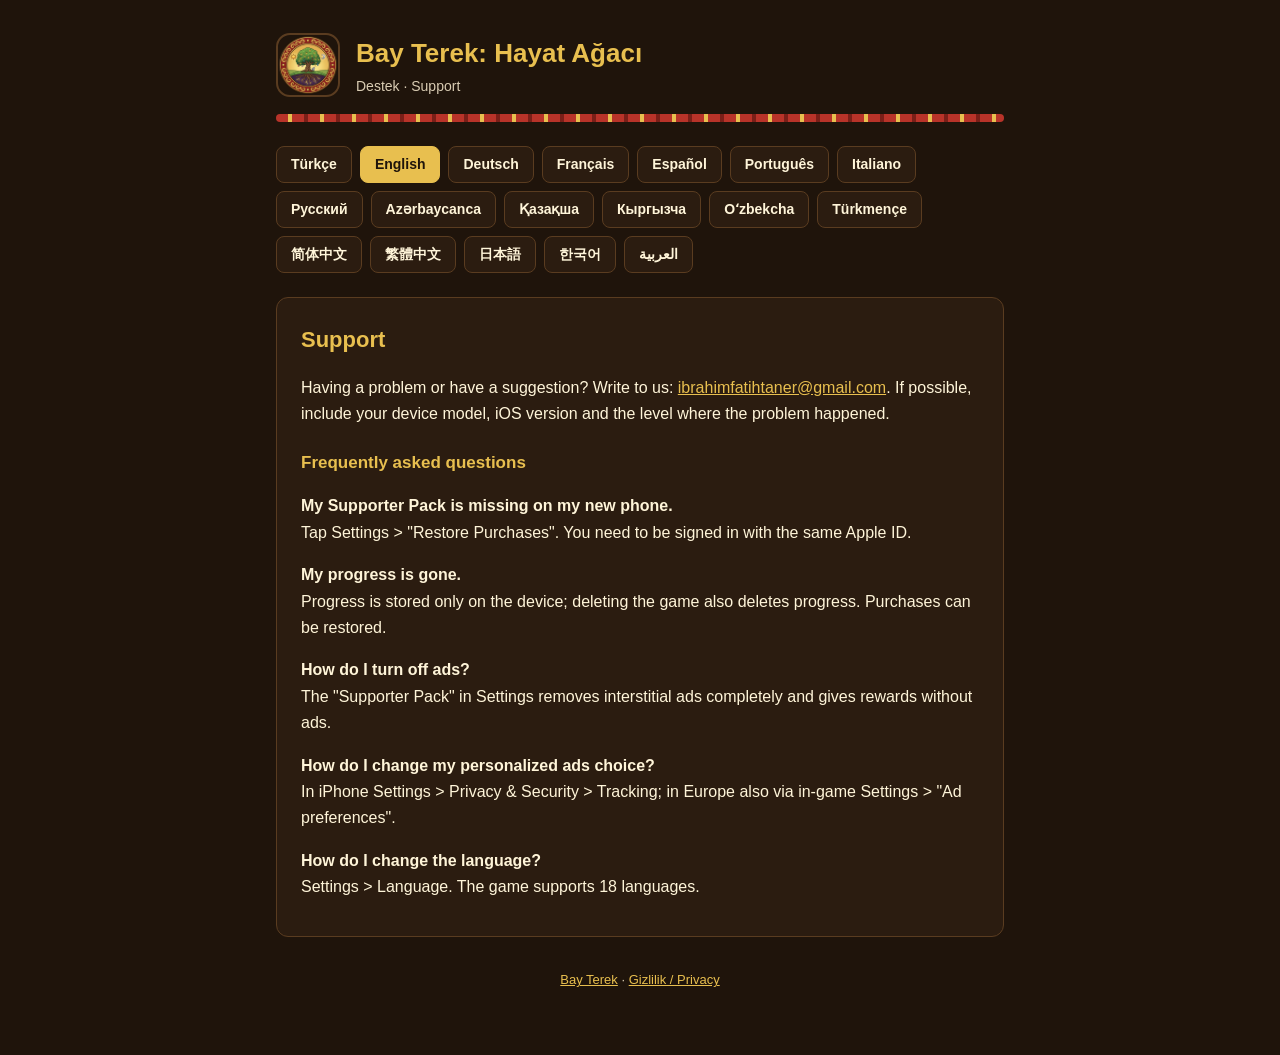
<file: support.html>
<!doctype html>
<html lang="tr">
<head>
<meta charset="utf-8">
<meta name="viewport" content="width=device-width, initial-scale=1">
<title>Bay Terek – Destek / Support</title>
<link rel="icon" href="icon.png">
<link rel="stylesheet" href="style.css">
</head>
<body>
<div class="wrap">
  <header>
    <img src="icon.png" alt="Bay Terek">
    <div>
      <h1>Bay Terek: Hayat Ağacı</h1>
      <p>Destek · Support</p>
    </div>
  </header>
  <div class="kilim"></div>
  <nav class="lang"><a href="#tr" lang="tr">Türkçe</a><a href="#en" lang="en">English</a><a href="#de" lang="de">Deutsch</a><a href="#fr" lang="fr">Français</a><a href="#es" lang="es">Español</a><a href="#pt_BR" lang="pt-BR">Português</a><a href="#it" lang="it">Italiano</a><a href="#ru" lang="ru">Русский</a><a href="#az" lang="az">Azərbaycanca</a><a href="#kk" lang="kk">Қазақша</a><a href="#ky" lang="ky">Кыргызча</a><a href="#uz" lang="uz">Oʻzbekcha</a><a href="#tk" lang="tk">Türkmençe</a><a href="#zh_CN" lang="zh-Hans">简体中文</a><a href="#zh_TW" lang="zh-Hant">繁體中文</a><a href="#ja" lang="ja">日本語</a><a href="#ko" lang="ko">한국어</a><a href="#ar" lang="ar">العربية</a></nav>

  <section id="tr" lang="tr">
    <h2>Destek</h2>
    <p>Bir sorun mu yaşadın, önerin mi var? Bize yaz:
    <a href="mailto:ibrahimfatihtaner@gmail.com?subject=Bay%20Terek%20Destek">ibrahimfatihtaner@gmail.com</a>.
    Mümkünse cihaz modelini, iOS sürümünü ve sorunun hangi bölümde olduğunu ekle.</p>

    <h3>Sık sorulan sorular</h3>
    <p><strong>Satın aldığım Destekçi Paketi yeni telefonumda yok.</strong><br>
    Ayarlar &gt; "Satın Alımları Geri Yükle"ye dokun. Aynı Apple kimliğiyle giriş yapmış olman gerekir.</p>
    <p><strong>İlerlemem kayboldu.</strong><br>
    İlerleme yalnızca cihazda saklanır; oyunu silmek ilerlemeyi de siler. Satın almalar geri yüklenebilir.</p>
    <p><strong>Reklamları nasıl kapatırım?</strong><br>
    Ayarlar'daki "Destekçi Paketi" geçiş reklamlarını tamamen kapatır ve ödülleri reklamsız verir.</p>
    <p><strong>Kişiselleştirilmiş reklam tercihimi nasıl değiştiririm?</strong><br>
    iPhone Ayarlar &gt; Gizlilik ve Güvenlik &gt; Takip bölümünden; Avrupa'daysan oyun içindeki Ayarlar &gt; "Reklam tercihleri"nden.</p>
    <p><strong>Oyunun dilini nasıl değiştiririm?</strong><br>
    Ayarlar &gt; Dil. Oyun 18 dili destekler.</p>
  </section>
  <section id="en" lang="en">
    <h2>Support</h2>
    <p>Having a problem or have a suggestion? Write to us:
    <a href="mailto:ibrahimfatihtaner@gmail.com?subject=Bay%20Terek%20Support">ibrahimfatihtaner@gmail.com</a>.
    If possible, include your device model, iOS version and the level where the problem happened.</p>

    <h3>Frequently asked questions</h3>
    <p><strong>My Supporter Pack is missing on my new phone.</strong><br>
    Tap Settings &gt; "Restore Purchases". You need to be signed in with the same Apple ID.</p>
    <p><strong>My progress is gone.</strong><br>
    Progress is stored only on the device; deleting the game also deletes progress. Purchases can be restored.</p>
    <p><strong>How do I turn off ads?</strong><br>
    The "Supporter Pack" in Settings removes interstitial ads completely and gives rewards without ads.</p>
    <p><strong>How do I change my personalized ads choice?</strong><br>
    In iPhone Settings &gt; Privacy &amp; Security &gt; Tracking; in Europe also via in-game Settings &gt; "Ad preferences".</p>
    <p><strong>How do I change the language?</strong><br>
    Settings &gt; Language. The game supports 18 languages.</p>
  </section>
  <section id="de" lang="de">
    <h2>Support</h2>
    <p>Hast du ein Problem oder einen Vorschlag? Schreib uns: <a href="mailto:ibrahimfatihtaner@gmail.com?subject=Bay%20Terek%20Support">ibrahimfatihtaner@gmail.com</a>. Gib wenn möglich Gerätemodell, iOS-Version und das betroffene Level an.</p>

    <h3>Häufige Fragen</h3>
    <p><strong>Mein Unterstützerpaket fehlt auf meinem neuen Handy.</strong><br>
    Tippe auf Einstellungen &gt; „Käufe wiederherstellen“. Du musst mit derselben Apple-ID angemeldet sein.</p>
    <p><strong>Mein Fortschritt ist weg.</strong><br>
    Der Fortschritt wird nur auf dem Gerät gespeichert; wer das Spiel löscht, löscht auch den Fortschritt. Käufe lassen sich wiederherstellen.</p>
    <p><strong>Wie schalte ich Werbung ab?</strong><br>
    Das „Unterstützerpaket“ in den Einstellungen schaltet Zwischenwerbung vollständig ab und gibt Belohnungen ohne Werbung.</p>
    <p><strong>Wie ändere ich meine Wahl zu personalisierter Werbung?</strong><br>
    In den iPhone-Einstellungen &gt; Datenschutz &amp; Sicherheit &gt; Tracking; in Europa auch über Einstellungen im Spiel &gt; „Werbeeinstellungen“.</p>
    <p><strong>Wie ändere ich die Sprache?</strong><br>
    Einstellungen &gt; Sprache. Das Spiel unterstützt 18 Sprachen.</p>
  </section>
  <section id="fr" lang="fr">
    <h2>Assistance</h2>
    <p>Un problème ou une suggestion ? Écrivez-nous : <a href="mailto:ibrahimfatihtaner@gmail.com?subject=Bay%20Terek%20Support">ibrahimfatihtaner@gmail.com</a>. Si possible, indiquez le modèle de l’appareil, la version d’iOS et le niveau concerné.</p>

    <h3>Questions fréquentes</h3>
    <p><strong>Mon Pack soutien n’apparaît pas sur mon nouveau téléphone.</strong><br>
    Touchez Réglages &gt; « Restaurer les achats ». Vous devez être connecté avec le même identifiant Apple.</p>
    <p><strong>J’ai perdu ma progression.</strong><br>
    La progression est enregistrée uniquement sur l’appareil ; supprimer le jeu supprime aussi la progression. Les achats peuvent être restaurés.</p>
    <p><strong>Comment supprimer les publicités ?</strong><br>
    Le « Pack soutien » dans les Réglages supprime entièrement les publicités interstitielles et donne les récompenses sans publicité.</p>
    <p><strong>Comment modifier mon choix concernant les publicités personnalisées ?</strong><br>
    Dans Réglages de l’iPhone &gt; Confidentialité et sécurité &gt; Suivi ; en Europe, aussi via Réglages du jeu &gt; « Préférences publicitaires ».</p>
    <p><strong>Comment changer la langue ?</strong><br>
    Réglages &gt; Langue. Le jeu est disponible en 18 langues.</p>
  </section>
  <section id="es" lang="es">
    <h2>Soporte</h2>
    <p>¿Tienes un problema o una sugerencia? Escríbenos: <a href="mailto:ibrahimfatihtaner@gmail.com?subject=Bay%20Terek%20Soporte">ibrahimfatihtaner@gmail.com</a>. Si puedes, indica el modelo del dispositivo, la versión de iOS y el nivel donde ocurrió.</p>

    <h3>Preguntas frecuentes</h3>
    <p><strong>Mi Paquete de apoyo no aparece en mi nuevo teléfono.</strong><br>
    Toca Ajustes &gt; «Restaurar compras». Debes haber iniciado sesión con el mismo Apple ID.</p>
    <p><strong>He perdido mi progreso.</strong><br>
    El progreso se guarda solo en el dispositivo; si borras el juego, también se borra el progreso. Las compras se pueden restaurar.</p>
    <p><strong>¿Cómo quito los anuncios?</strong><br>
    El «Paquete de apoyo» en Ajustes elimina por completo los anuncios intersticiales y da las recompensas sin anuncios.</p>
    <p><strong>¿Cómo cambio mi elección sobre anuncios personalizados?</strong><br>
    En Ajustes del iPhone &gt; Privacidad y seguridad &gt; Rastreo; en Europa, también en Ajustes del juego &gt; «Preferencias de anuncios».</p>
    <p><strong>¿Cómo cambio el idioma?</strong><br>
    Ajustes &gt; Idioma. El juego está disponible en 18 idiomas.</p>
  </section>
  <section id="pt_BR" lang="pt-BR">
    <h2>Suporte</h2>
    <p>Teve algum problema ou tem uma sugestão? Escreva para nós: <a href="mailto:ibrahimfatihtaner@gmail.com?subject=Bay%20Terek%20Suporte">ibrahimfatihtaner@gmail.com</a>. Se possível, informe o modelo do aparelho, a versão do iOS e a fase onde aconteceu.</p>

    <h3>Perguntas frequentes</h3>
    <p><strong>Meu Pacote de apoio não aparece no celular novo.</strong><br>
    Toque em Configurações &gt; "Restaurar compras". Você precisa estar conectado com o mesmo ID Apple.</p>
    <p><strong>Perdi meu progresso.</strong><br>
    O progresso fica salvo só no aparelho; apagar o jogo também apaga o progresso. As compras podem ser restauradas.</p>
    <p><strong>Como desativo os anúncios?</strong><br>
    O "Pacote de apoio" em Configurações desativa totalmente os anúncios intersticiais e libera as recompensas sem anúncios.</p>
    <p><strong>Como mudo minha escolha sobre anúncios personalizados?</strong><br>
    Em Ajustes do iPhone &gt; Privacidade e Segurança &gt; Rastreamento; na Europa, também em Configurações do jogo &gt; "Preferências de anúncios".</p>
    <p><strong>Como mudo o idioma?</strong><br>
    Configurações &gt; Idioma. O jogo está disponível em 18 idiomas.</p>
  </section>
  <section id="it" lang="it">
    <h2>Assistenza</h2>
    <p>Hai un problema o un suggerimento? Scrivici: <a href="mailto:ibrahimfatihtaner@gmail.com?subject=Bay%20Terek%20Supporto">ibrahimfatihtaner@gmail.com</a>. Se possibile, indica modello del dispositivo, versione di iOS e livello in cui si è verificato.</p>

    <h3>Domande frequenti</h3>
    <p><strong>Il mio Pacchetto sostenitore non c'è sul nuovo telefono.</strong><br>
    Tocca Impostazioni &gt; "Ripristina acquisti". Devi aver effettuato l'accesso con lo stesso ID Apple.</p>
    <p><strong>Ho perso i miei progressi.</strong><br>
    I progressi sono salvati solo sul dispositivo; eliminando il gioco si eliminano anche i progressi. Gli acquisti possono essere ripristinati.</p>
    <p><strong>Come disattivo gli annunci?</strong><br>
    Il "Pacchetto sostenitore" nelle Impostazioni disattiva del tutto gli annunci interstitial e dà i premi senza annunci.</p>
    <p><strong>Come cambio la scelta sugli annunci personalizzati?</strong><br>
    In Impostazioni di iPhone &gt; Privacy e sicurezza &gt; Tracciamento; in Europa anche da Impostazioni del gioco &gt; "Preferenze annunci".</p>
    <p><strong>Come cambio la lingua?</strong><br>
    Impostazioni &gt; Lingua. Il gioco è disponibile in 18 lingue.</p>
  </section>
  <section id="ru" lang="ru">
    <h2>Поддержка</h2>
    <p>Возникла проблема или есть предложение? Напишите нам: <a href="mailto:ibrahimfatihtaner@gmail.com?subject=Bay%20Terek%20Support">ibrahimfatihtaner@gmail.com</a>. По возможности укажите модель устройства, версию iOS и уровень, где возникла проблема.</p>

    <h3>Частые вопросы</h3>
    <p><strong>Набора поддержки нет на новом телефоне.</strong><br>
    Нажмите Настройки &gt; «Восстановить покупки». Нужно войти с тем же Apple ID.</p>
    <p><strong>Пропал мой прогресс.</strong><br>
    Прогресс хранится только на устройстве; при удалении игры он тоже удаляется. Покупки можно восстановить.</p>
    <p><strong>Как отключить рекламу?</strong><br>
    «Набор поддержки» в Настройках полностью отключает межстраничную рекламу и выдаёт награды без рекламы.</p>
    <p><strong>Как изменить выбор насчёт персонализированной рекламы?</strong><br>
    В Настройках iPhone &gt; Конфиденциальность и безопасность &gt; Отслеживание; в Европе также в Настройках игры &gt; «Настройки рекламы».</p>
    <p><strong>Как сменить язык?</strong><br>
    Настройки &gt; Язык. Игра доступна на 18 языках.</p>
  </section>
  <section id="az" lang="az">
    <h2>Dəstək</h2>
    <p>Problem yaşadınız, yoxsa təklifiniz var? Bizə yazın: <a href="mailto:ibrahimfatihtaner@gmail.com?subject=Bay%20Terek%20Destek">ibrahimfatihtaner@gmail.com</a>. Mümkünsə cihaz modelini, iOS versiyasını və problemin hansı bölmədə olduğunu qeyd edin.</p>

    <h3>Tez-tez verilən suallar</h3>
    <p><strong>Aldığım Dəstək paketi yeni telefonumda yoxdur.</strong><br>
    Ayarlar &gt; "Alışları bərpa et" düyməsinə toxunun. Eyni Apple ID ilə daxil olmalısınız.</p>
    <p><strong>İrəliləyişim itdi.</strong><br>
    İrəliləyiş yalnız cihazda saxlanılır; oyunu silmək irəliləyişi də silir. Alışlar bərpa edilə bilər.</p>
    <p><strong>Reklamları necə bağlayım?</strong><br>
    Ayarlardakı "Dəstək paketi" keçid reklamlarını tamamilə bağlayır və mükafatları reklamsız verir.</p>
    <p><strong>Fərdiləşdirilmiş reklam seçimimi necə dəyişim?</strong><br>
    iPhone Ayarları &gt; Məxfilik və Təhlükəsizlik &gt; İzləmə bölməsindən; Avropadasınızsa oyundakı Ayarlar &gt; "Reklam seçimləri"ndən.</p>
    <p><strong>Oyunun dilini necə dəyişim?</strong><br>
    Ayarlar &gt; Dil. Oyun 18 dili dəstəkləyir.</p>
  </section>
  <section id="kk" lang="kk">
    <h2>Қолдау</h2>
    <p>Мәселе туындады ма, әлде ұсынысыңыз бар ма? Бізге жазыңыз: <a href="mailto:ibrahimfatihtaner@gmail.com?subject=Bay%20Terek%20Support">ibrahimfatihtaner@gmail.com</a>. Мүмкін болса, құрылғы моделін, iOS нұсқасын және мәселе қай бөлімде болғанын көрсетіңіз.</p>

    <h3>Жиі қойылатын сұрақтар</h3>
    <p><strong>Сатып алған Қолдау жинағы жаңа телефонымда жоқ.</strong><br>
    Баптаулар &gt; «Сатып алуларды қайтару» түймесін басыңыз. Сол Apple ID арқылы кірген болуыңыз керек.</p>
    <p><strong>Прогресім жоғалып кетті.</strong><br>
    Прогресс тек құрылғыда сақталады; ойынды жойсаңыз, прогресс те жойылады. Сатып алуларды қайтаруға болады.</p>
    <p><strong>Жарнаманы қалай өшіремін?</strong><br>
    Баптаулардағы «Қолдау жинағы» өтпелі жарнаманы толығымен өшіреді және сыйақыларды жарнамасыз береді.</p>
    <p><strong>Жекелендірілген жарнама таңдауымды қалай өзгертемін?</strong><br>
    iPhone Баптаулары &gt; Құпиялылық және қауіпсіздік &gt; Бақылау бөлімінде; Еуропада ойындағы Баптаулар &gt; «Жарнама баптаулары» арқылы да.</p>
    <p><strong>Ойын тілін қалай өзгертемін?</strong><br>
    Баптаулар &gt; Тіл. Ойын 18 тілді қолдайды.</p>
  </section>
  <section id="ky" lang="ky">
    <h2>Колдоо</h2>
    <p>Көйгөй чыктыбы же сунушуңуз барбы? Бизге жазыңыз: <a href="mailto:ibrahimfatihtaner@gmail.com?subject=Bay%20Terek%20Support">ibrahimfatihtaner@gmail.com</a>. Мүмкүн болсо, түзмөктүн моделин, iOS версиясын жана көйгөй кайсы бөлүмдө болгонун кошуңуз.</p>

    <h3>Көп берилүүчү суроолор</h3>
    <p><strong>Сатып алган Колдоо топтомум жаңы телефонумда жок.</strong><br>
    Жөндөөлөр &gt; «Сатып алууларды кайтаруу» баскычын басыңыз. Ошол эле Apple ID менен кирген болушуңуз керек.</p>
    <p><strong>Прогрессим жоголуп кетти.</strong><br>
    Прогресс түзмөктө гана сакталат; оюнду өчүрсөңүз, прогресс да өчөт. Сатып алууларды кайтарса болот.</p>
    <p><strong>Жарнаманы кантип өчүрөм?</strong><br>
    Жөндөөлөрдөгү «Колдоо топтому» өтмө жарнаманы толугу менен өчүрөт жана сыйлыктарды жарнамасыз берет.</p>
    <p><strong>Жекелештирилген жарнама тандоомду кантип өзгөртөм?</strong><br>
    iPhone Жөндөөлөрү &gt; Купуялык жана коопсуздук &gt; Көзөмөлдөө бөлүмүндө; Европада оюндагы Жөндөөлөр &gt; «Жарнама жөндөөлөрү» аркылуу да.</p>
    <p><strong>Оюндун тилин кантип өзгөртөм?</strong><br>
    Жөндөөлөр &gt; Тил. Оюн 18 тилди колдойт.</p>
  </section>
  <section id="uz" lang="uz">
    <h2>Yordam</h2>
    <p>Muammo yuz berdimi yoki taklifingiz bormi? Bizga yozing: <a href="mailto:ibrahimfatihtaner@gmail.com?subject=Bay%20Terek%20Support">ibrahimfatihtaner@gmail.com</a>. Iloji boʻlsa, qurilma modeli, iOS versiyasi va muammo qaysi boʻlimda boʻlganini koʻrsating.</p>

    <h3>Koʻp beriladigan savollar</h3>
    <p><strong>Sotib olgan Qoʻllab-quvvatlash paketim yangi telefonimda yoʻq.</strong><br>
    Sozlamalar &gt; “Xaridlarni tiklash” tugmasini bosing. Xuddi shu Apple ID bilan kirgan boʻlishingiz kerak.</p>
    <p><strong>Taraqqiyotim yoʻqolib qoldi.</strong><br>
    Taraqqiyot faqat qurilmada saqlanadi; oʻyinni oʻchirsangiz, taraqqiyot ham oʻchadi. Xaridlarni tiklash mumkin.</p>
    <p><strong>Reklamani qanday oʻchiraman?</strong><br>
    Sozlamalardagi “Qoʻllab-quvvatlash paketi” oʻtish reklamalarini butunlay oʻchiradi va mukofotlarni reklamasiz beradi.</p>
    <p><strong>Shaxsiylashtirilgan reklama tanlovimni qanday oʻzgartiraman?</strong><br>
    iPhone Sozlamalari &gt; Maxfiylik va xavfsizlik &gt; Kuzatish boʻlimida; Yevropada oʻyindagi Sozlamalar &gt; “Reklama sozlamalari” orqali ham.</p>
    <p><strong>Oʻyin tilini qanday oʻzgartiraman?</strong><br>
    Sozlamalar &gt; Til. Oʻyin 18 tilni qoʻllab-quvvatlaydi.</p>
  </section>
  <section id="tk" lang="tk">
    <h2>Goldaw</h2>
    <p>Kynçylyk ýüze çykdymy ýa-da teklibiňiz barmy? Bize ýazyň: <a href="mailto:ibrahimfatihtaner@gmail.com?subject=Bay%20Terek%20Support">ibrahimfatihtaner@gmail.com</a>. Mümkin bolsa, enjamyň modelini, iOS wersiýasyny we meseläniň haýsy bölümde bolandygyny ýazyň.</p>

    <h3>Köp berilýän soraglar</h3>
    <p><strong>Satyn alan Goldaw toplumym täze telefonymda ýok.</strong><br>
    Sazlamalar &gt; «Satyn alyşlary dikelt» düwmesine basyň. Şol bir Apple ID bilen giren bolmaly.</p>
    <p><strong>Ösüşim ýitdi.</strong><br>
    Ösüş diňe enjamda saklanýar; oýny pozsaňyz, ösüş hem pozulýar. Satyn alyşlary dikeldip bolýar.</p>
    <p><strong>Mahabatlary nädip öçürmeli?</strong><br>
    Sazlamalardaky «Goldaw toplumy» geçiş mahabatlaryny doly öçürýär we sylaglary mahabatsyz berýär.</p>
    <p><strong>Şahsylaşdyrylan mahabat saýlawymy nädip üýtgetmeli?</strong><br>
    iPhone Sazlamalary &gt; Gizlinlik we howpsuzlyk &gt; Yzarlamak bölüminde; Ýewropada oýundaky Sazlamalar &gt; «Mahabat saýlawlary» arkaly hem.</p>
    <p><strong>Oýnuň dilini nädip üýtgetmeli?</strong><br>
    Sazlamalar &gt; Dil. Oýun 18 dili goldaýar.</p>
  </section>
  <section id="zh_CN" lang="zh-Hans">
    <h2>支持</h2>
    <p>遇到问题或有建议？请写信给我们：<a href="mailto:ibrahimfatihtaner@gmail.com?subject=Bay%20Terek%20Support">ibrahimfatihtaner@gmail.com</a>。如有可能，请注明设备型号、iOS 版本以及出现问题的关卡。</p>

    <h3>常见问题</h3>
    <p><strong>我购买的支持者礼包在新手机上不见了。</strong><br>
    点击“设置 &gt; 恢复购买”。你需要登录同一个 Apple 账户。</p>
    <p><strong>我的进度丢失了。</strong><br>
    进度只保存在设备上；删除游戏也会删除进度。购买可以恢复。</p>
    <p><strong>如何关闭广告？</strong><br>
    “设置”中的“支持者礼包”会完全关闭插页广告，并且无需观看广告即可获得奖励。</p>
    <p><strong>如何更改个性化广告的选择？</strong><br>
    在 iPhone“设置 &gt; 隐私与安全性 &gt; 跟踪”中更改；在欧洲也可以通过游戏内“设置 &gt; 广告偏好”更改。</p>
    <p><strong>如何更改游戏语言？</strong><br>
    设置 &gt; 语言。本游戏支持 18 种语言。</p>
  </section>
  <section id="zh_TW" lang="zh-Hant">
    <h2>支援</h2>
    <p>遇到問題或有建議嗎？請來信：<a href="mailto:ibrahimfatihtaner@gmail.com?subject=Bay%20Terek%20Support">ibrahimfatihtaner@gmail.com</a>。如可以，請附上裝置型號、iOS 版本以及發生問題的關卡。</p>

    <h3>常見問題</h3>
    <p><strong>我購買的支持者禮包在新手機上不見了。</strong><br>
    點選「設定 &gt; 恢復購買」。你必須登入同一個 Apple 帳號。</p>
    <p><strong>我的進度不見了。</strong><br>
    進度只儲存在裝置上；刪除遊戲也會刪除進度。購買項目可以恢復。</p>
    <p><strong>如何關閉廣告？</strong><br>
    「設定」中的「支持者禮包」會完全關閉插頁廣告，且無需觀看廣告即可獲得獎勵。</p>
    <p><strong>如何變更個人化廣告的選擇？</strong><br>
    在 iPhone「設定 &gt; 隱私權與安全性 &gt; 追蹤」中變更；在歐洲也可透過遊戲內「設定 &gt; 廣告偏好」變更。</p>
    <p><strong>如何變更遊戲語言？</strong><br>
    設定 &gt; 語言。本遊戲支援 18 種語言。</p>
  </section>
  <section id="ja" lang="ja">
    <h2>サポート</h2>
    <p>不具合やご提案がありましたら、こちらまでご連絡ください：<a href="mailto:ibrahimfatihtaner@gmail.com?subject=Bay%20Terek%20Support">ibrahimfatihtaner@gmail.com</a>。可能であれば、端末の機種、iOS のバージョン、問題が起きたステージをお知らせください。</p>

    <h3>よくある質問</h3>
    <p><strong>購入したサポーターパックが新しい端末にありません。</strong><br>
    「設定 &gt; 購入を復元」をタップしてください。同じ Apple アカウントでサインインしている必要があります。</p>
    <p><strong>進行状況が消えました。</strong><br>
    進行状況は端末内にのみ保存されるため、ゲームを削除すると進行状況も消えます。購入は復元できます。</p>
    <p><strong>広告を消すには？</strong><br>
    「設定」の「サポーターパック」でインタースティシャル広告が完全になくなり、報酬も広告なしで受け取れます。</p>
    <p><strong>パーソナライズ広告の選択を変更するには？</strong><br>
    iPhone の「設定 &gt; プライバシーとセキュリティ &gt; トラッキング」で変更できます。ヨーロッパではゲーム内の「設定 &gt; 広告の設定」からも変更できます。</p>
    <p><strong>言語を変更するには？</strong><br>
    設定 &gt; 言語。本ゲームは18言語に対応しています。</p>
  </section>
  <section id="ko" lang="ko">
    <h2>지원</h2>
    <p>문제가 있거나 제안하고 싶은 것이 있나요? 연락 주세요: <a href="mailto:ibrahimfatihtaner@gmail.com?subject=Bay%20Terek%20Support">ibrahimfatihtaner@gmail.com</a>. 가능하면 기기 모델, iOS 버전, 문제가 발생한 스테이지를 알려 주세요.</p>

    <h3>자주 묻는 질문</h3>
    <p><strong>구매한 서포터 팩이 새 휴대폰에 없어요.</strong><br>
    "설정 &gt; 구매 복원"을 누르세요. 같은 Apple 계정으로 로그인되어 있어야 합니다.</p>
    <p><strong>진행 상황이 사라졌어요.</strong><br>
    진행 상황은 기기에만 저장되므로 게임을 삭제하면 진행 상황도 삭제됩니다. 구매는 복원할 수 있습니다.</p>
    <p><strong>광고를 끄려면?</strong><br>
    "설정"의 "서포터 팩"을 구매하면 전면 광고가 완전히 꺼지고 보상은 광고 없이 지급됩니다.</p>
    <p><strong>맞춤형 광고 선택을 바꾸려면?</strong><br>
    iPhone "설정 &gt; 개인정보 보호 및 보안 &gt; 추적"에서 바꿀 수 있습니다. 유럽에서는 게임 내 "설정 &gt; 광고 환경설정"에서도 가능합니다.</p>
    <p><strong>언어를 바꾸려면?</strong><br>
    설정 &gt; 언어. 게임은 18개 언어를 지원합니다.</p>
  </section>
  <section id="ar" lang="ar" dir="rtl">
    <h2>الدعم</h2>
    <p>هل واجهت مشكلة أو لديك اقتراح؟ راسلنا: <a href="mailto:ibrahimfatihtaner@gmail.com?subject=Bay%20Terek%20Support">ibrahimfatihtaner@gmail.com</a>. إن أمكن، اذكر طراز الجهاز وإصدار iOS والمرحلة التي حدثت فيها المشكلة.</p>

    <h3>الأسئلة الشائعة</h3>
    <p><strong>حزمة الداعمين التي اشتريتها غير موجودة على هاتفي الجديد.</strong><br>
    اضغط الإعدادات &gt; "استعادة المشتريات". يجب أن تكون مسجلًا الدخول بحساب Apple نفسه.</p>
    <p><strong>اختفى تقدمي.</strong><br>
    يُحفظ التقدم على الجهاز فقط، وحذف اللعبة يحذف التقدم أيضًا. يمكن استعادة المشتريات.</p>
    <p><strong>كيف أوقف الإعلانات؟</strong><br>
    تعمل "حزمة الداعمين" في الإعدادات على إيقاف الإعلانات البينية تمامًا ومنح المكافآت دون إعلانات.</p>
    <p><strong>كيف أغيّر اختياري بشأن الإعلانات المخصصة؟</strong><br>
    من إعدادات iPhone &gt; الخصوصية والأمن &gt; التتبع، وفي أوروبا أيضًا من إعدادات اللعبة &gt; "تفضيلات الإعلانات".</p>
    <p><strong>كيف أغيّر لغة اللعبة؟</strong><br>
    الإعدادات &gt; اللغة. تدعم اللعبة 18 لغة.</p>
  </section>

  <footer><a href="index.html">Bay Terek</a> · <a href="privacy.html">Gizlilik / Privacy</a></footer>
</div>
<script>
(function () {
  var sections = Array.prototype.slice.call(document.querySelectorAll("section[id]"));
  var links = Array.prototype.slice.call(document.querySelectorAll("nav.lang a"));
  var ids = sections.map(function (s) { return s.id; });
  function show(id) {
    sections.forEach(function (s) { s.hidden = s.id !== id; });
    links.forEach(function (a) { a.classList.toggle("on", a.getAttribute("href") === "#" + id); });
  }
  // Tarayıcı dili -> bölüm: zh-TW/zh-HK/zh-Hant geleneksel, diğer zh basitleştirilmiş, pt -> pt_BR
  function pick() {
    var h = location.hash.slice(1);
    if (ids.indexOf(h) >= 0) return h;
    var list = navigator.languages || [navigator.language || "tr"];
    for (var i = 0; i < list.length; i++) {
      var l = String(list[i]).toLowerCase();
      if (l.indexOf("zh") === 0) return /hant|tw|hk|mo/.test(l) ? "zh_TW" : "zh_CN";
      if (l.indexOf("pt") === 0) return "pt_BR";
      var base = l.split("-")[0];
      if (ids.indexOf(base) >= 0) return base;
    }
    return "en";
  }
  links.forEach(function (a) {
    a.addEventListener("click", function (e) {
      e.preventDefault();
      var id = a.getAttribute("href").slice(1);
      history.replaceState(null, "", "#" + id);
      show(id);
      window.scrollTo(0, 0);
    });
  });
  show(pick());
})();
</script>
</body>
</html>
</file>
<file: style.css>
:root {
  --bg: #1f140b;
  --panel: #2b1c10;
  --line: #5a3c20;
  --gold: #e8bf4f;
  --cream: #fff5d9;
  --muted: #d9ccb3;
  --red: #b83329;
}
* { box-sizing: border-box; }
body {
  margin: 0;
  background: var(--bg);
  color: var(--cream);
  font: 16px/1.65 -apple-system, BlinkMacSystemFont, "Segoe UI", Roboto, sans-serif;
}
.wrap { max-width: 760px; margin: 0 auto; padding: 32px 16px 64px; }
header { display: flex; align-items: center; gap: 16px; margin-bottom: 8px; }
header img { width: 64px; height: 64px; border-radius: 14px; border: 2px solid var(--line); }
header h1 { margin: 0; font-size: 26px; color: var(--gold); }
header p { margin: 0; color: var(--muted); font-size: 14px; }
.kilim {
  height: 8px; margin: 16px 0 24px; border-radius: 4px;
  background: repeating-linear-gradient(90deg, var(--red) 0 12px, var(--gold) 12px 16px, var(--red) 16px 28px, #7a1f18 28px 32px);
}
nav.lang { display: flex; flex-wrap: wrap; gap: 8px; margin-bottom: 24px; }
nav.lang a {
  color: var(--cream); text-decoration: none; padding: 6px 14px; border-radius: 8px;
  background: var(--panel); border: 1px solid var(--line); font-weight: 600; font-size: 14px;
}
nav.lang a:hover { border-color: var(--gold); }
nav.lang a.on { background: var(--gold); color: var(--bg); border-color: var(--gold); }
section[dir="rtl"] ul { padding-left: 0; padding-right: 22px; }
section[dir="rtl"] th, section[dir="rtl"] td { text-align: right; }
section { background: var(--panel); border: 1px solid var(--line); border-radius: 12px; padding: 8px 24px 20px; margin-bottom: 24px; }
h2 { color: var(--gold); font-size: 22px; margin: 16px 0 4px; }
h3 { color: var(--gold); font-size: 17px; margin: 22px 0 4px; }
p, li { color: var(--cream); }
.meta { color: var(--muted); font-size: 14px; margin-top: 0; }
a { color: var(--gold); }
ul { padding-left: 22px; }
table { width: 100%; border-collapse: collapse; font-size: 15px; margin: 8px 0; }
th, td { text-align: left; vertical-align: top; padding: 8px; border-bottom: 1px solid var(--line); }
th { color: var(--gold); font-weight: 600; }
.links { display: grid; gap: 12px; grid-template-columns: repeat(auto-fit, minmax(200px, 1fr)); }
.links a {
  display: block; padding: 16px; border-radius: 12px; background: var(--panel); border: 1px solid var(--line);
  text-decoration: none; color: var(--cream); font-weight: 600;
}
.links a span { display: block; color: var(--muted); font-weight: 400; font-size: 14px; }
footer { color: var(--muted); font-size: 13px; text-align: center; margin-top: 32px; }
</file>
